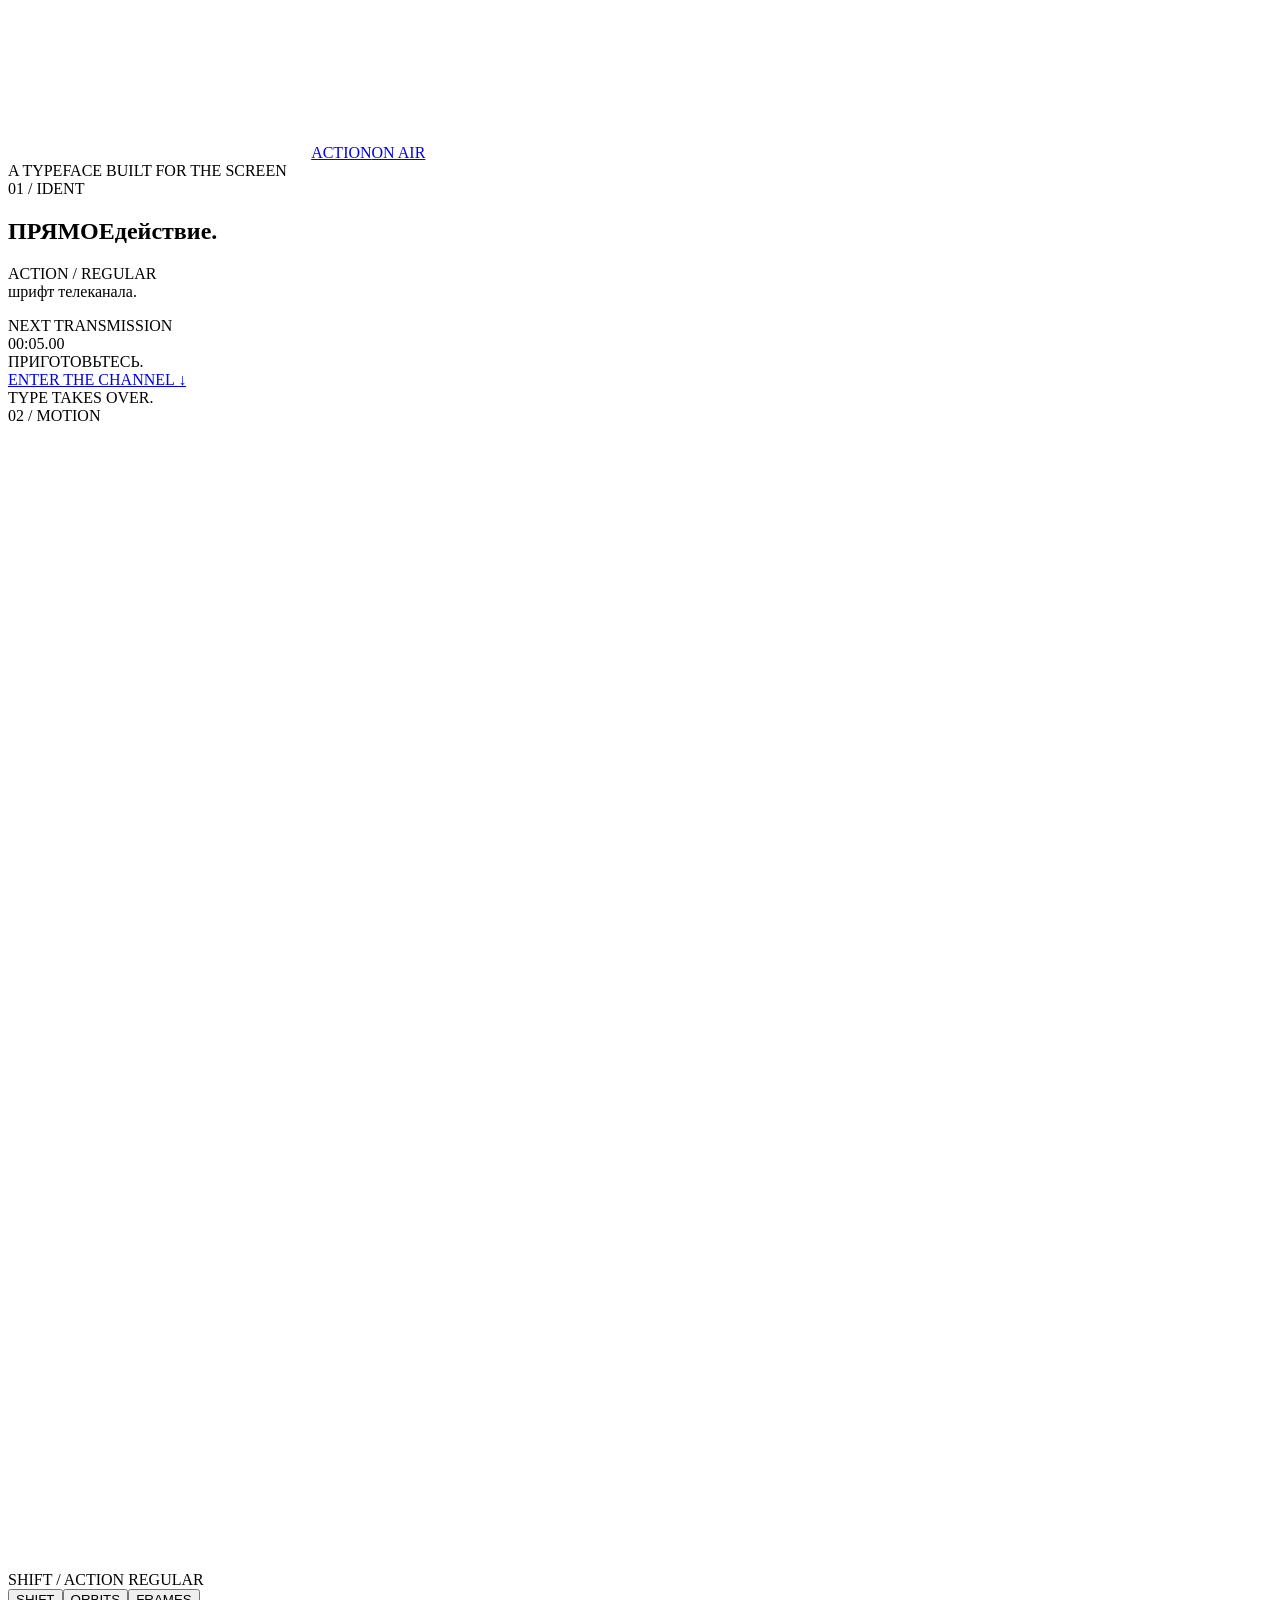
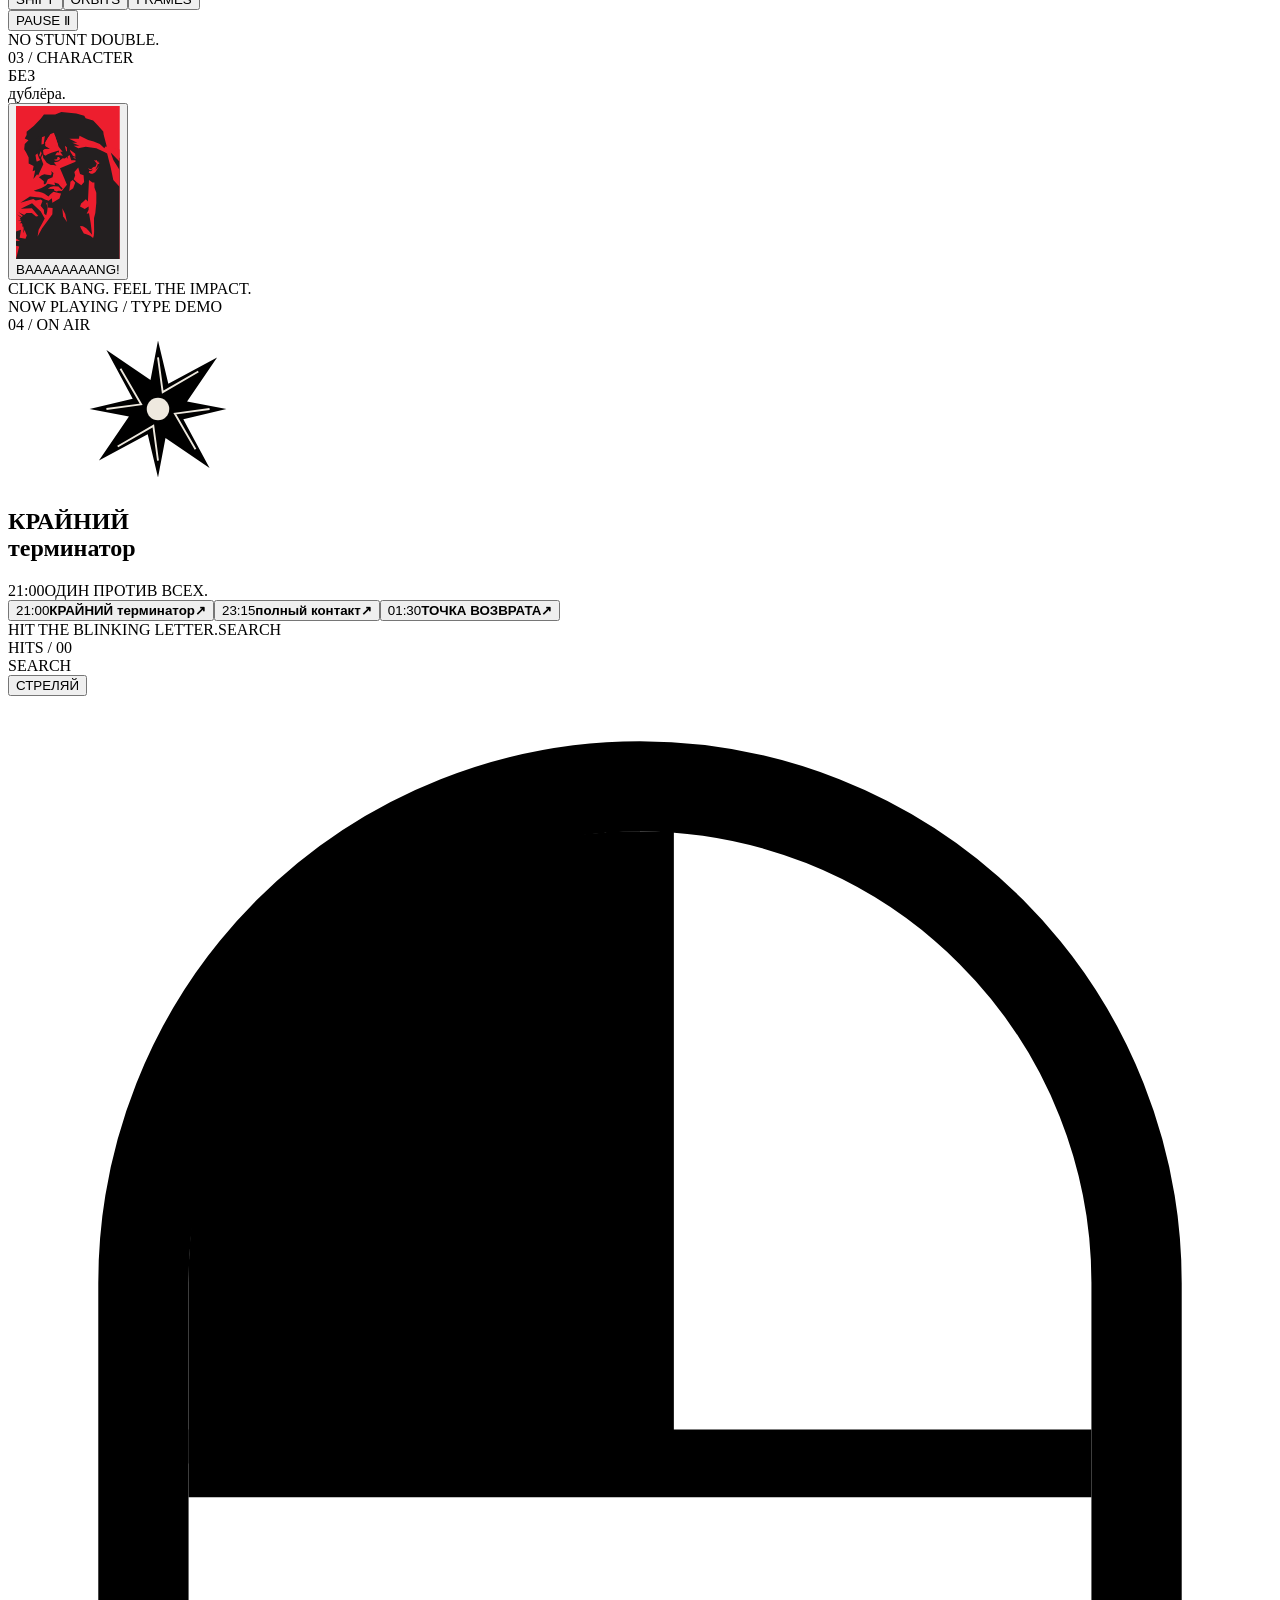
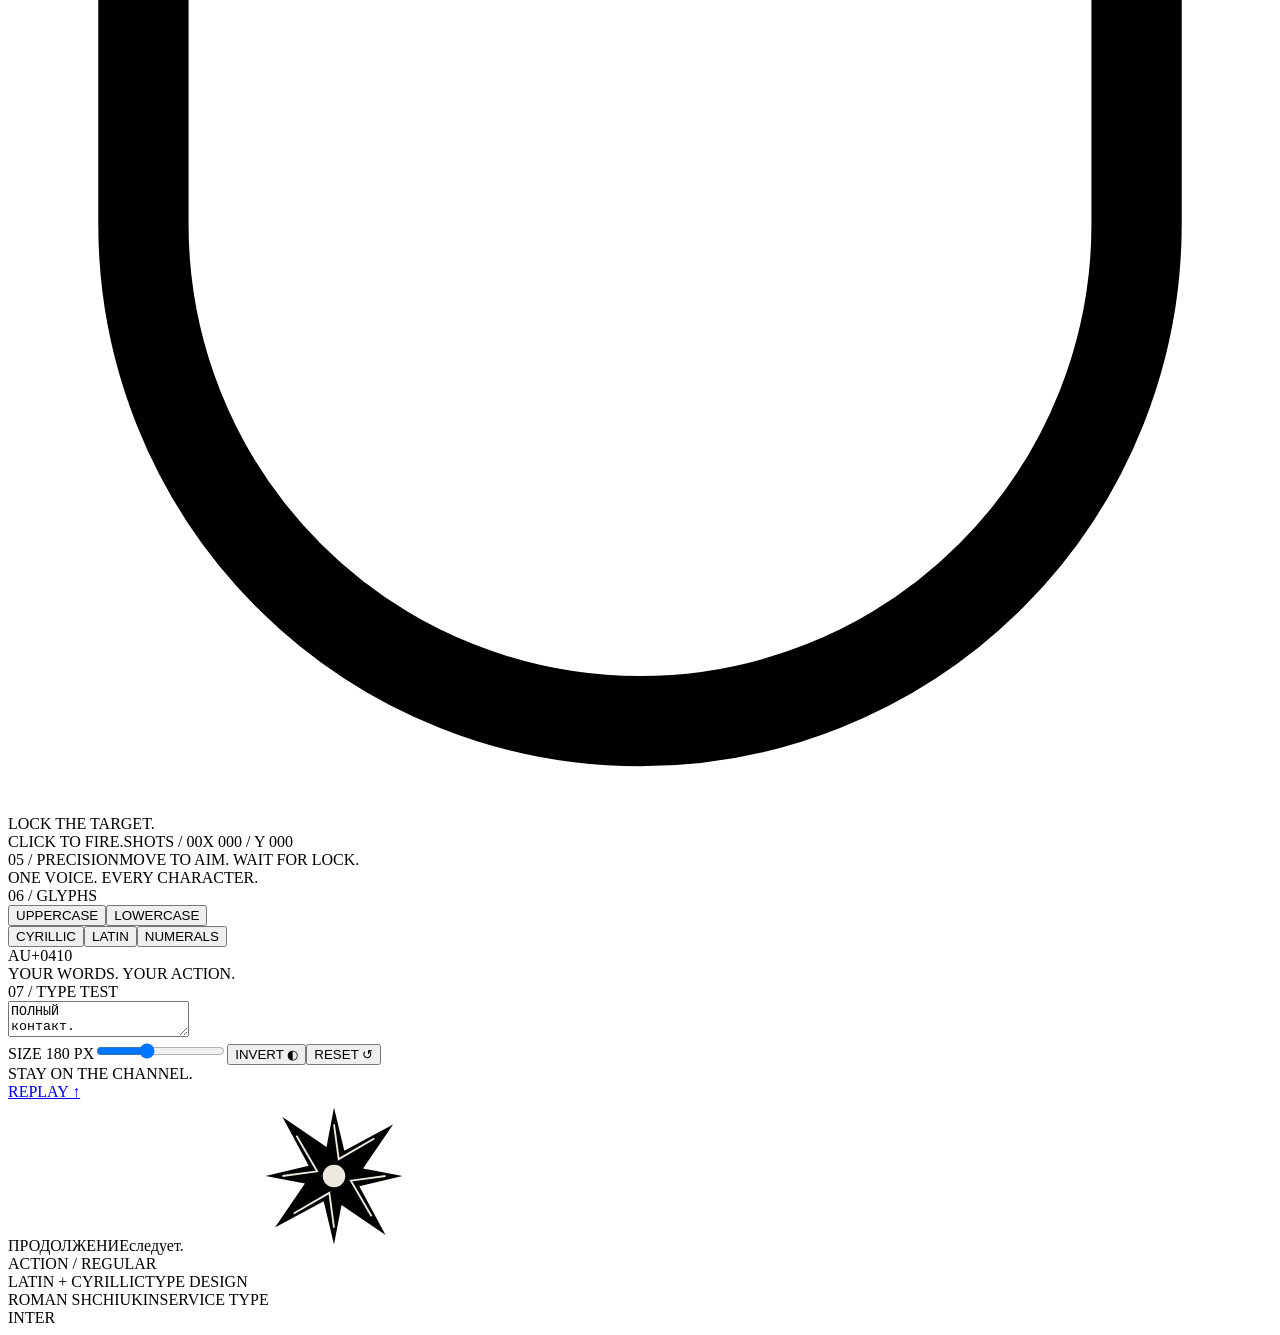
<file: action-pres.html>
<!doctype html><html lang="ru"><head><meta charset="utf-8"><title>ACTION — type for the action channel</title></head><body>
<svg class="svg-defs" xmlns="http://www.w3.org/2000/svg" aria-hidden="true"><defs>
<symbol id="star" viewBox="0 0 160 160"><path d="M80 7 91 53 143 25 111 72 153 80 107 91 135 143 88 111 80 153 69 107 17 135 49 88 7 80 53 69 25 17 72 49Z" fill="currentColor"/><circle cx="80" cy="80" r="12" fill="var(--paper,#eee9df)"/><path d="m80 25 5 37 38-22M135 80l-37 5 22 38M80 135l-5-37-38 22M25 80l37-5-22-38" fill="none" stroke="var(--paper,#eee9df)" stroke-width="2"/></symbol>
<symbol id="shell" viewBox="0 0 120 40"><path d="M5 5h100l10 5v20l-10 5H5Z" fill="#cb8b44" stroke="currentColor" stroke-width="3"/><path d="M15 5v30m81-30v30m9-27v24M25 12h57" fill="none" stroke="currentColor" stroke-width="3"/><ellipse cx="7" cy="20" rx="6" ry="15" fill="#e7ad64" stroke="currentColor" stroke-width="3"/></symbol>
<symbol id="knife" viewBox="0 0 1000 280"><path d="M35 206 609 55 684 91 655 154 243 224 35 206Z" fill="#ddd9cc" stroke="currentColor" stroke-width="5"/><path d="m35 206 594-113 55-2-29 63-412 70Z" fill="#a9a99d"/><path d="m96 194 508-129m-20 79 55-31" stroke="#f5f1e6" stroke-width="4"/><path d="m651 62 37-10 18 114-37 10Z" fill="#f5f1e6" stroke="currentColor" stroke-width="6"/><path d="m697 76 233-43 25 16 13 69-16 22-234 38Z" fill="#1a1a18" stroke="currentColor" stroke-width="5"/><path d="m729 76 13 92m25-99 13 92m25-99 13 92m25-99 13 92m25-99 13 92" stroke="#6d6c64" stroke-width="6"/><circle cx="938" cy="86" r="9" fill="#eee9df"/></symbol>
<symbol id="hole" viewBox="0 0 100 100"><path d="m50 5 8 20 16-14-3 24 24-3-18 18 20 10-26 6 7 23-21-13-9 22-10-23-22 12 8-23L3 55l23-10L12 24l24 5Z" fill="#e8e3d7"/><path d="m47 24 15 8 11 18-8 20-22 6-15-15 2-25Z" fill="#11120f"/><path d="m28 39 18-17m21 47 15 17M22 52 7 55m49-23 2-17m17 37 16 7" fill="none" stroke="#11120f" stroke-width="2"/></symbol>
<symbol id="city" viewBox="0 0 600 600"><path d="M0 0h600v600H0Z" fill="#e9e3d6"/><path d="M0 370V150h90v105h65V70h95v210h60V130h88v120h62V30h91v340Z" fill="#bcbcb0"/><path d="M0 430V260h90v110h57V190h102v190h83V240h104v135h73V200h91v400H0Z" fill="#171815"/><path d="m0 580 260-180m-100 200 147-200m220 200L335 400m265 130L360 400M0 455h600" fill="none" stroke="#eee9df" stroke-width="3"/><path d="M30 290h35m-35 25h35m100-95h53m-53 30h53m-53 30h53m130-10h55m-55 25h55m130-65h43m-43 27h43" fill="none" stroke="#eee9df" stroke-width="7"/></symbol>
<symbol id="car" viewBox="0 0 400 180"><path d="m22 102 42-9 46-60h152l66 62 46 13 10 36H14Z" fill="#f0eade" stroke="#11120f" stroke-width="7"/><path d="m123 45-31 48h82V45Zm65 0v48h114l-49-48Z" fill="#11120f"/><path d="M30 115h42m252 0h42M90 107h218" stroke="#11120f" stroke-width="7"/><circle cx="94" cy="143" r="30" fill="#11120f"/><circle cx="307" cy="143" r="30" fill="#11120f"/><circle cx="94" cy="143" r="12" fill="#eee9df"/><circle cx="307" cy="143" r="12" fill="#eee9df"/></symbol>
<symbol id="fighter" viewBox="0 0 420 500"><circle cx="220" cy="95" r="35" fill="currentColor"/><path d="m201 128 49 4 11 128-80 18-6-89Z" fill="currentColor"/><path d="m193 155-60 53-87-31m197-21 58 47 63-62" stroke="currentColor" stroke-width="31" fill="none" stroke-linecap="round"/><path d="m202 271-51 80-52 105m145-190 76 34 82-57" stroke="currentColor" stroke-width="42" fill="none" stroke-linecap="round"/><path d="m188 79 71-6 5 12-70 7Z" fill="#baff00"/><path d="m257 80 47-14-5 19-39 7" fill="#baff00"/></symbol>
</defs></svg>
<a class="channel-bug" href="#top" aria-label="ACTION — back to beginning">ACTION<span>ON AIR</span></a>
<main>
<section class="hero viewport-slide cut-identity" id="top" data-slide="1"><div class="slide-content">
<div class="identity-shutters" aria-hidden="true"><i></i><i></i><i></i></div>
<div class="scene-corner scene-top-left service">A TYPEFACE BUILT FOR THE SCREEN</div><div class="scene-corner scene-top-right service">01 / IDENT</div>
<div class="identity-word"><h1><span>ПРЯМОЕ</span><span>действие.</span></h1><span class="identity-slash" aria-hidden="true"></span></div>
<div class="identity-bottom"><p class="identity-statement" lang="ru">ACTION / REGULAR<br><span>шрифт телеканала.</span></p><div class="countdown-card"><span class="service">NEXT TRANSMISSION</span><div id="countdown" class="timer" aria-label="Animated countdown">00:05<span>.00</span></div><span id="timer-message" lang="ru">ПРИГОТОВЬТЕСЬ.</span><div class="timer-rule"><b id="timer-progress"></b></div></div></div>
<a class="scene-scroll service" href="#motion">ENTER THE CHANNEL ↓</a>
</div></section>
<section class="motion-section viewport-slide cut-motion" id="motion" data-slide="9"><div class="slide-content">
<div class="scene-corner scene-top-left service">TYPE TAKES OVER.</div><div class="scene-corner scene-top-right service">02 / MOTION</div>
<div class="kinetic-stage"><canvas id="action-kinetic" width="1600" height="1142" role="img" aria-label="Animated ACTION typeface specimen"></canvas></div>
<div class="motion-console"><span id="kinetic-mode-name" class="service">SHIFT / ACTION REGULAR</span><div class="motion-modes" role="group" aria-label="Motion style"><button data-kinetic="KT-002" aria-pressed="true">SHIFT</button><button data-kinetic="KT-007" aria-pressed="false">ORBITS</button><button data-kinetic="KT-011" aria-pressed="false">FRAMES</button></div><button id="kinetic-pause" aria-pressed="false">PAUSE Ⅱ</button></div>
</div></section>
<section class="comic-section comic-single viewport-slide cut-comic" id="story" data-slide="2"><div class="slide-content">
<div class="scene-corner scene-top-left service">NO STUNT DOUBLE.</div><div class="scene-corner scene-top-right service">03 / CHARACTER</div>
<div class="comic-claim" lang="ru">БЕЗ<br><span>дублёра.</span></div>
<div class="poster-layout"><button class="comic-panel poster-frame" aria-label="Replay comic composition"><span class="comic-window"><svg xmlns="http://www.w3.org/2000/svg" version="1.1" viewBox="0 0 1225.95 1810.23" class="comic-art">
  
  <defs>
    <clipPath id="inline-0-clippath">
      <rect width="1225.95" height="1810.23" fill="none" />
    </clipPath>
  </defs>
  <rect width="1225.95" height="1810.23" fill="#ed1e2e" />
  <g clip-path="url(#inline-0-clippath)">
    <polygon points="103.35 449.02 147.52 404.85 103.35 384.24 125.44 343.02 125.44 304.74 209.35 237.02 291.8 151.63 330.08 101.58 462.58 101.58 536.19 72.13 712.86 89.8 806.25 115.59 823.47 143.89 912.06 172.19 960.04 221.41 1031.4 300.15 1036.33 340.75 1069.77 466.25 1069.77 518.28 1225.95 614.79 1225.95 1810.23 0 1810.23 37.36 1660.8 -21.79 1648.35 -21.79 1598.54 46.7 1592.31 -21.79 1551.84 -21.79 1489.58 59.15 1461.56 43.58 1558.07 112.07 1567.41 127.64 1530.05 46.7 1327.7 124.53 1265.43 186.79 1265.43 236.6 1305.9 264.62 1299.68 186.79 1209.4 56.04 1215.62 189.9 1150.25 292.63 1246.75 339.33 1330.81 318.1 1369.58 267.73 1461.56 255.28 1542.5 308.2 1445.99 395.37 1327.7 429.61 1277.89 432.72 1206.28 373.58 1200.06 370.46 1144.02 429.61 1144.02 513.67 1094.21 541.68 1003.93 602.08 929.22 519.89 736.2 703.57 658.55 700.45 564.98 622.63 505.83 576.77 468.47 616.4 627.24 504.33 480.92 448.29 315.93 305.09 368.85 280.18 452.91 295.75 524.51 230.37 580.54 242.82 658.55 249.05 807.8 205.47 863.84 227.26 757.99 196.13 770.45 208.58 708.18 149.43 680.16 149.43 608.56 121.41 552.53 96.51 512.06 103.35 449.02" fill="#231f20" />
    <path d="M735.69,610.79l-61.19-19.95-30.59-47.89-19.95-86.46h-21.87v78.48l-51.57,6.25-28.98.41,33.26,45.23-38.58-5.99h-53.21l22.61-35.25,22.61,2.66-2.66-22.61-87.79,26.6-47.89,19.95-50.55,35.92,43.9,62.52,46.56,25.27h31.93l37.6,9.31-32.28-38.58,53.21-9.98,51.88-39.24,24.65,2.66,56.49-41.24,14.8,46.86,5.16,16.33h74.49l-57.2-36.58,65.18,5.32ZM498.82,644.33l-25.49,2.87-14.98-3.82-4.46-13.7,12.43,3.82,9.56-2.55,10.52-7.65,4.46-20.39h16.57l7.65,9.88,7.65,14.98-23.9,16.57Z" fill="#231f20" />
    <polygon points="400.19 504.26 347.9 472.71 347.9 427.89 423.43 300.89 347.9 311.68 327.15 448.64 301.41 456.48 307.22 329.94 244.14 380.58 293.94 540.78 307.22 564.85 331.21 625.06 366.16 625.06 369.48 598.88 325.49 573.15 319.33 524.18 338.77 509.24 400.19 504.26" fill="#231f20" />
    <polygon points="242.82 658.55 288.13 639.56 272.36 617.14 242.82 532.48 290.01 498.11 295.75 524.51 274.02 580.86 284.81 602.91 307.22 549.08 319.33 549.91 296.43 614.65 323 687.7 282.91 773.2 261.57 822.17 232.52 787.31 222.15 618.03 204.16 552.09 242.82 658.55" fill="#231f20" />
    <polygon points="270.95 841.69 298.72 822.17 333.79 806.44 367.07 812.85 414.06 817.12 423.43 790.42 411.93 768 442.9 791.49 432.22 841.69 376.68 865.18 367.07 886.54 356.93 913.24 342.51 926.06 328.62 926.06 328.62 888.68 270.95 841.69" fill="#231f20" />
    <polygon points="348.92 941.18 375.62 918.58 462.12 935.67 453.89 903.63 501.64 917.51 527.51 952.76 551.83 974.12 539.02 990.29 501.64 952.76 442.9 946.96 405.52 957.03 376.68 978.39 450.38 979.46 450.38 998.68 479.31 1009.36 504.84 1000.82 541.68 1003.93 563.45 1021.52 543.29 1038.2 502.71 1028.58 442.9 1012.56 406.59 1043.54 383.09 1069.17 338.24 1036.06 312.61 1026.45 270.95 1014.7 237.85 1010.43 209.01 1002.95 301.93 969.85 339.3 949.55 348.92 941.18" fill="#231f20" />
    <polygon points="682.04 471.1 750.54 471.1 664.91 433.58 724.44 433.58 629.58 386.26 743.6 386.26 750.54 352 853.01 400.94 918.29 418.89 990.38 448.26 1044.22 498.11 1055.65 477.63 1094.8 490.68 1142.12 490.68 1225.95 513.52 1225.95 658.55 1119.07 548.74 1150.28 638.8 1225.95 758.71 1225.95 957.74 1150.28 875.86 1117.65 720.23 1076.86 560.84 1044.22 542.89 949.12 498.11 823.96 480.89 735.69 498.11 682.04 471.1" fill="#ed1e2e" />
    <polygon points="384.08 494.54 498.23 462.97 457.37 342.66 383.71 367.67 347.9 427.89 347.9 472.71 384.08 494.54" fill="#ed1e2e" />
    <polygon points="112.64 1324.76 89.88 1305.47 30.16 1254.86 140.6 1309.38 112.64 1324.76" fill="#231f20" />
    <polygon points="13.39 1281.42 94.47 1348.52 18.98 1348.52 77.69 1358.31 42.74 1386.27 85.38 1386.27 70.7 1431 94.47 1410.03 85.38 1503.7 125.22 1410.03 133.61 1348.52 13.39 1281.42" fill="#231f20" />
    <polygon points="52.53 1143.02 164.37 1069.17 302.77 1082.91 341.91 1106.09 386.23 1120.65 423.43 1091.3 429.61 1144.02 423.43 1166.79 370.46 1144.02 347.9 1145.27 292.98 1105.28 232.87 1117.98 204.16 1098.29 52.53 1143.02" fill="#231f20" />
    <polygon points="290.61 1179 319.33 1103.88 347.9 1117.98 373.58 1200.06 368.7 1246.35 356.93 1289.81 333.79 1273.03 329.08 1225.5 290.61 1179" fill="#231f20" />
    <polygon points="546.49 1209.07 557.17 1301.99 602.08 1370.34 581.74 1275.29 546.49 1209.07" fill="#ed1e2e" />
    <polygon points="756.89 1188.78 769.7 1153.54 794.27 1131.11 825.24 1102.28 849.8 1127.91 862.62 875.86 903.2 903.63 926.7 903.63 926.7 964.51 949.12 1025.38 949.12 1143.93 937.38 1265.68 921.36 1327.62 923.49 1486.75 919.22 1532.67 910.68 1559.37 877.57 1532.67 831.65 1515.59 801.74 1507.04 766.5 1446.17 756.89 1418.4 789.99 1421.6 830.58 1445.1 853.01 1467.53 898.93 1521.99 882.91 1385.29 862.62 1268.88 834.85 1274.22 858.35 1226.16 858.35 1187.71 812.42 1217.62 756.89 1188.78" fill="#ed1e2e" />
    <polygon points="629.58 1004.88 675.62 972.76 700.24 908.53 670.27 875.86 643.5 894.61 629.58 1004.88" fill="#ed1e2e" />
    <polygon points="716.3 897.82 682.04 865.71 699.17 822.17 689.54 780.06 735.69 725.46 756.89 803.61 798.74 817.53 805.16 897.82 771.97 935.29 716.3 897.82" fill="#ed1e2e" />
    <polygon points="853.01 732.65 865.39 754.5 875.32 759.96 909.09 746.31 893.69 764.93 881.05 772.38 866.88 767.91 859.43 785.29 884.76 801.67 904.62 801.67 922.99 792.74 939.38 780.82 983.58 709.81 954.77 739.6 938.39 753.01 949.12 728.68 959.24 712.29 964.21 692.92 967.19 685.47 983.58 685.47 980.6 645.75 973.64 673.06 961.73 653.69 951.3 638.8 942.36 644.75 918.29 642.27 933.42 652.7 941.37 664.12 952.29 672.56 953.78 678.52 941.37 715.27 910.08 722.72 890.72 743.08 870.85 744.57 853.01 732.65" fill="#ed1e2e" />
  </g>
</svg></span><span class="poster-boom boom-top"><span class="boom-impact" aria-label="BAAAAA"><span class="bang-letter" style="--letter-order:0">B</span><span class="bang-letter" style="--letter-order:1">A</span><span class="bang-letter" style="--letter-order:2">A</span><span class="bang-letter" style="--letter-order:3">A</span><span class="bang-letter" style="--letter-order:4">A</span><span class="bang-letter" style="--letter-order:5">A</span></span></span><span class="poster-boom boom-bottom"><span class="boom-impact" aria-label="AAANG!"><span class="bang-letter" style="--letter-order:0">A</span><span class="bang-letter" style="--letter-order:1">A</span><span class="bang-letter" style="--letter-order:2">A</span><span class="bang-letter" style="--letter-order:3">N</span><span class="bang-letter" style="--letter-order:4">G</span><span class="bang-letter" style="--letter-order:5">!</span></span></span></button></div>
<span class="comic-note service">CLICK BANG. FEEL THE IMPACT.</span>
</div></section>
<section class="on-air-section viewport-slide cut-air" id="on-air" data-slide="5"><div class="slide-content">
<div class="scene-corner scene-top-left service"><i class="live-dot"></i> NOW PLAYING / TYPE DEMO</div><div class="scene-corner scene-top-right service">04 / ON AIR</div>
<div class="on-air-main"><svg class="broadcast-star" aria-hidden="true"><use href="#star"/></svg><h2 id="film-title" lang="ru">КРАЙНИЙ<br>терминатор</h2><div class="on-air-caption"><span id="film-time">21:00</span><span id="film-description" lang="ru">ОДИН ПРОТИВ ВСЕХ.</span></div></div>
<div class="schedule" aria-label="Choose a broadcast"><button class="schedule-item active" data-film="0"><span>21:00</span><strong lang="ru">КРАЙНИЙ терминатор</strong><b>↗</b></button><button class="schedule-item" data-film="1"><span>23:15</span><strong lang="ru">полный контакт</strong><b>↗</b></button><button class="schedule-item" data-film="2"><span>01:30</span><strong lang="ru">ТОЧКА ВОЗВРАТА</strong><b>↗</b></button></div>
</div></section>
<section class="target-section viewport-slide cut-target" id="target" data-slide="3"><div class="slide-content">
<div class="tracking-screen"><div class="screen-top service"><span>HIT THE BLINKING LETTER.</span><span id="lock-status">SEARCH</span></div><div class="target-tally"><span class="service" id="hit-status" role="status" aria-live="polite">HITS / 00</span><div id="hit-stars" aria-hidden="true"></div></div><div class="tracking-word" id="tracking-word" aria-label="Select a letter"></div><div class="tracking-box" id="tracking-box" aria-hidden="true"><i></i><i></i><i></i><i></i><span>SEARCH</span></div><div class="tracking-bottom"><button id="fire" type="button" lang="ru"><span class="fire-label">СТРЕЛЯЙ</span></button><span class="fire-mouse-hint" aria-label="Left mouse button to fire"><svg viewBox="0 0 28 38" aria-hidden="true"><rect x="3" y="2" width="22" height="34" rx="11" fill="none" stroke="currentColor" stroke-width="2"/><path class="mouse-left" d="M14 3C8 3 4 7 4 13v4h10Z"/><path d="M14 3v14M4 17h20" fill="none" stroke="currentColor" stroke-width="1.5"/></svg><span>LOCK THE TARGET.<br>CLICK TO FIRE.</span></span><span id="shot-status" class="shot-status service" aria-live="polite">SHOTS / 00</span><span class="service" id="target-coordinates">X 000 / Y 000</span></div><div id="bullet-layer" aria-hidden="true"></div></div>
<div class="target-legend service"><span>05 / PRECISION</span><span>MOVE TO AIM. WAIT FOR LOCK.</span></div>
<div class="glyph-inspector" hidden><span id="target-code"></span><svg id="glyph-outline" viewBox="-50 -80 600 1000"><g transform="translate(0 750) scale(1 -1)"><path id="glyph-path"/></g></svg><span id="glyph-index"></span></div>
</div></section>
<section class="inventory-section viewport-slide cut-glyphs" id="inventory" data-slide="6"><div class="slide-content">
<div class="scene-corner scene-top-left service">ONE VOICE. EVERY CHARACTER.</div><div class="scene-corner scene-top-right service">06 / GLYPHS</div>
<div class="glyph-case" role="group" aria-label="Letter case"><button data-case="upper" class="active" aria-pressed="true">UPPERCASE</button><button data-case="lower" aria-pressed="false">LOWERCASE</button></div><div class="glyph-tabs" role="group" aria-label="Character set"><button data-set="cyr" class="active">CYRILLIC</button><button data-set="lat">LATIN</button><button data-set="num">NUMERALS</button></div>
<div class="inventory-layout"><div class="specimen-large"><span id="big-glyph">А</span><span class="service" id="glyph-code">U+0410</span></div><div id="glyph-grid"></div></div>
</div></section>
<section class="tester-section viewport-slide cut-tester" id="tester" data-slide="7"><div class="slide-content">
<div class="scene-corner scene-top-left service">YOUR WORDS. YOUR ACTION.</div><div class="scene-corner scene-top-right service">07 / TYPE TEST</div>
<textarea id="test-text" lang="ru" aria-label="Your action headline" spellcheck="false">ПОЛНЫЙ
контакт.</textarea>
<div class="tester-controls"><label>SIZE <output id="size-value">180 PX</output><input id="size" type="range" min="32" max="420" value="180"></label><button id="invert">INVERT ◐</button><button id="reset">RESET ↺</button></div>
</div></section>
<section class="end-section viewport-slide cut-end" id="scene-8" data-slide="8"><div class="slide-content">
<div class="scene-corner scene-top-left service">STAY ON THE CHANNEL.</div><a href="#top" class="scene-corner scene-top-right service">REPLAY ↑</a>
<div class="end-word" lang="ru"><span>ПРОДОЛЖЕНИЕ</span><span>следует.</span><svg class="end-star" aria-hidden="true"><use href="#star"/></svg></div>
<footer class="service"><span>ACTION / REGULAR<br>LATIN + CYRILLIC</span><span>TYPE DESIGN<br>ROMAN SHCHIUKIN</span><span>SERVICE TYPE<br>INTER</span></footer>
</div></section>
</main>
</body></html>
</file>
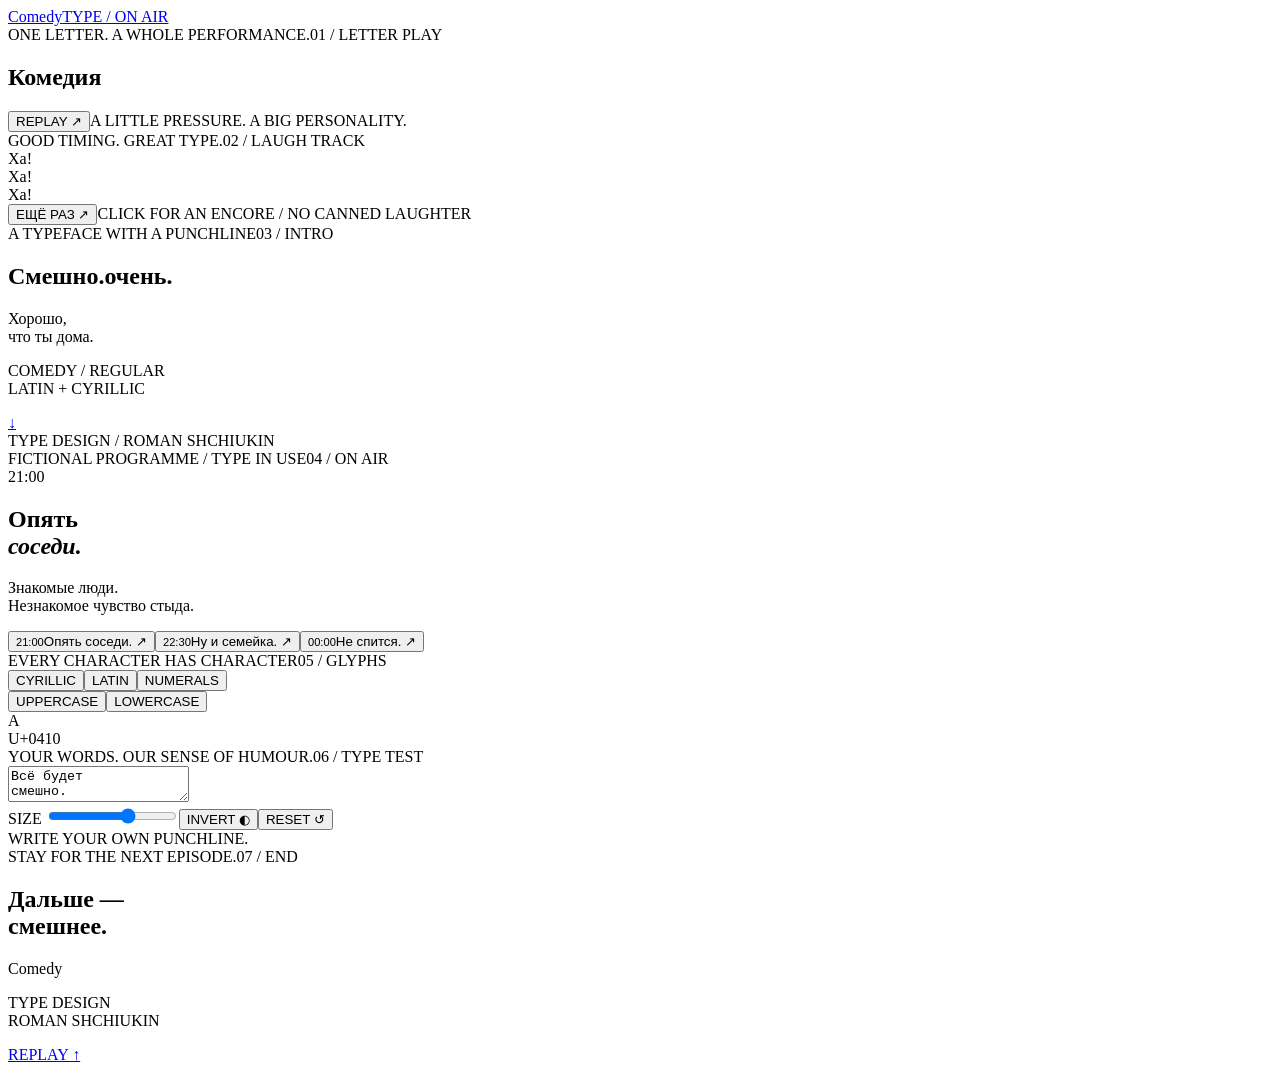
<file: comedy-pres.html>
<!doctype html><html lang="ru"><head><meta charset="utf-8"><title>COMEDY — Смешно. очень.</title></head><body>
<header><a href="#comedic" class="brand">Comedy<span>TYPE / ON AIR</span></a></header><nav id="nav" aria-label="Slides"></nav><main>
<section id="comedic" class="cream"><div class="meta"><span>ONE LETTER. A WHOLE PERFORMANCE.</span><span>01 / LETTER PLAY</span></div><div class="word-stage"><h2 id="comedic-word" aria-label="Комедия"><span aria-hidden="true" class="word-letter">К</span><span aria-hidden="true" class="word-letter">о</span><span aria-hidden="true" class="word-letter">м</span><span aria-hidden="true" class="word-letter">е</span><span aria-hidden="true" class="word-letter">д</span><span aria-hidden="true" class="word-letter">и</span><span aria-hidden="true" class="word-letter">я</span></h2></div><button id="word-replay" class="pill">REPLAY ↗</button><span class="tiny foot">A LITTLE PRESSURE. A BIG PERSONALITY.</span></section>
<section id="laugh" class="pink-bg"><div class="meta"><span>GOOD TIMING. GREAT TYPE.</span><span>02 / LAUGH TRACK</span></div><div class="laugh-block" aria-label="Ха ха ха"><div>Ха<span class="dot">!</span></div><div>Ха<span class="dot">!</span></div><div>Ха<span class="dot">!</span></div></div><button id="laugh-again" class="pill">ЕЩЁ РАЗ ↗</button><span class="tiny foot">CLICK FOR AN ENCORE / NO CANNED LAUGHTER</span></section>
<section id="start" class="cream"><div class="meta"><span>A TYPEFACE WITH A PUNCHLINE</span><span>03 / INTRO</span></div><h1><span>Смешно.</span><span class="pink">очень.</span></h1><div class="hero-bottom"><span class="tag">Хорошо,<br>что ты дома.</span><p class="service">COMEDY / REGULAR<br>LATIN + CYRILLIC</p><a href="#air" class="round" aria-label="Next slide">↓</a></div><span class="tiny foot">TYPE DESIGN / ROMAN SHCHIUKIN</span></section>
<section id="air" class="blue"><div class="meta"><span>FICTIONAL PROGRAMME / TYPE IN USE</span><span>04 / ON AIR</span></div><div class="programme"><span id="time">21:00</span><h2 id="show">Опять<br><em>соседи.</em></h2></div><div class="air-bottom"><p class="tag">Знакомые люди.<br>Незнакомое чувство стыда.</p><div class="schedule"><button data-show="0" class="active"><small>21:00</small>Опять соседи. ↗</button><button data-show="1"><small>22:30</small>Ну и семейка. ↗</button><button data-show="2"><small>00:00</small>Не спится. ↗</button></div></div></section>
<section id="glyphs" class="yellow"><div class="meta"><span>EVERY CHARACTER HAS CHARACTER</span><span>05 / GLYPHS</span></div><div class="glyph-controls"><button data-set="cyr" class="active">CYRILLIC</button><button data-set="lat">LATIN</button><button data-set="num">NUMERALS</button><div class="case-switch" role="group" aria-label="Letter case"><button data-case="upper" class="active" aria-pressed="true">UPPERCASE</button><button data-case="lower" aria-pressed="false">LOWERCASE</button></div></div><div class="glyph-layout"><div id="big" aria-live="polite">А</div><div id="grid"></div></div><span id="code" class="tiny foot">U+0410</span></section>
<section id="test" class="cream"><div class="meta"><span>YOUR WORDS. OUR SENSE OF HUMOUR.</span><span>06 / TYPE TEST</span></div><textarea id="text" aria-label="Напиши свой заголовок" spellcheck="false">Всё будет
смешно.</textarea><div class="tester"><label>SIZE <output id="value"></output><input id="size" type="range" min="20" max="300" value="200"></label><button id="invert">INVERT ◐</button><button id="reset">RESET ↺</button></div><span class="tiny foot">WRITE YOUR OWN PUNCHLINE.</span></section>
<section id="end" class="pink-bg"><div class="meta"><span>STAY FOR THE NEXT EPISODE.</span><span>07 / END</span></div><h2 class="end-title">Дальше —<br><span>смешнее.</span></h2><div class="end-bottom"><span class="brand">Comedy</span><p class="service">TYPE DESIGN<br>ROMAN SHCHIUKIN</p><a class="pill" href="#comedic">REPLAY ↑</a></div></section></main>
</body></html>
</file>
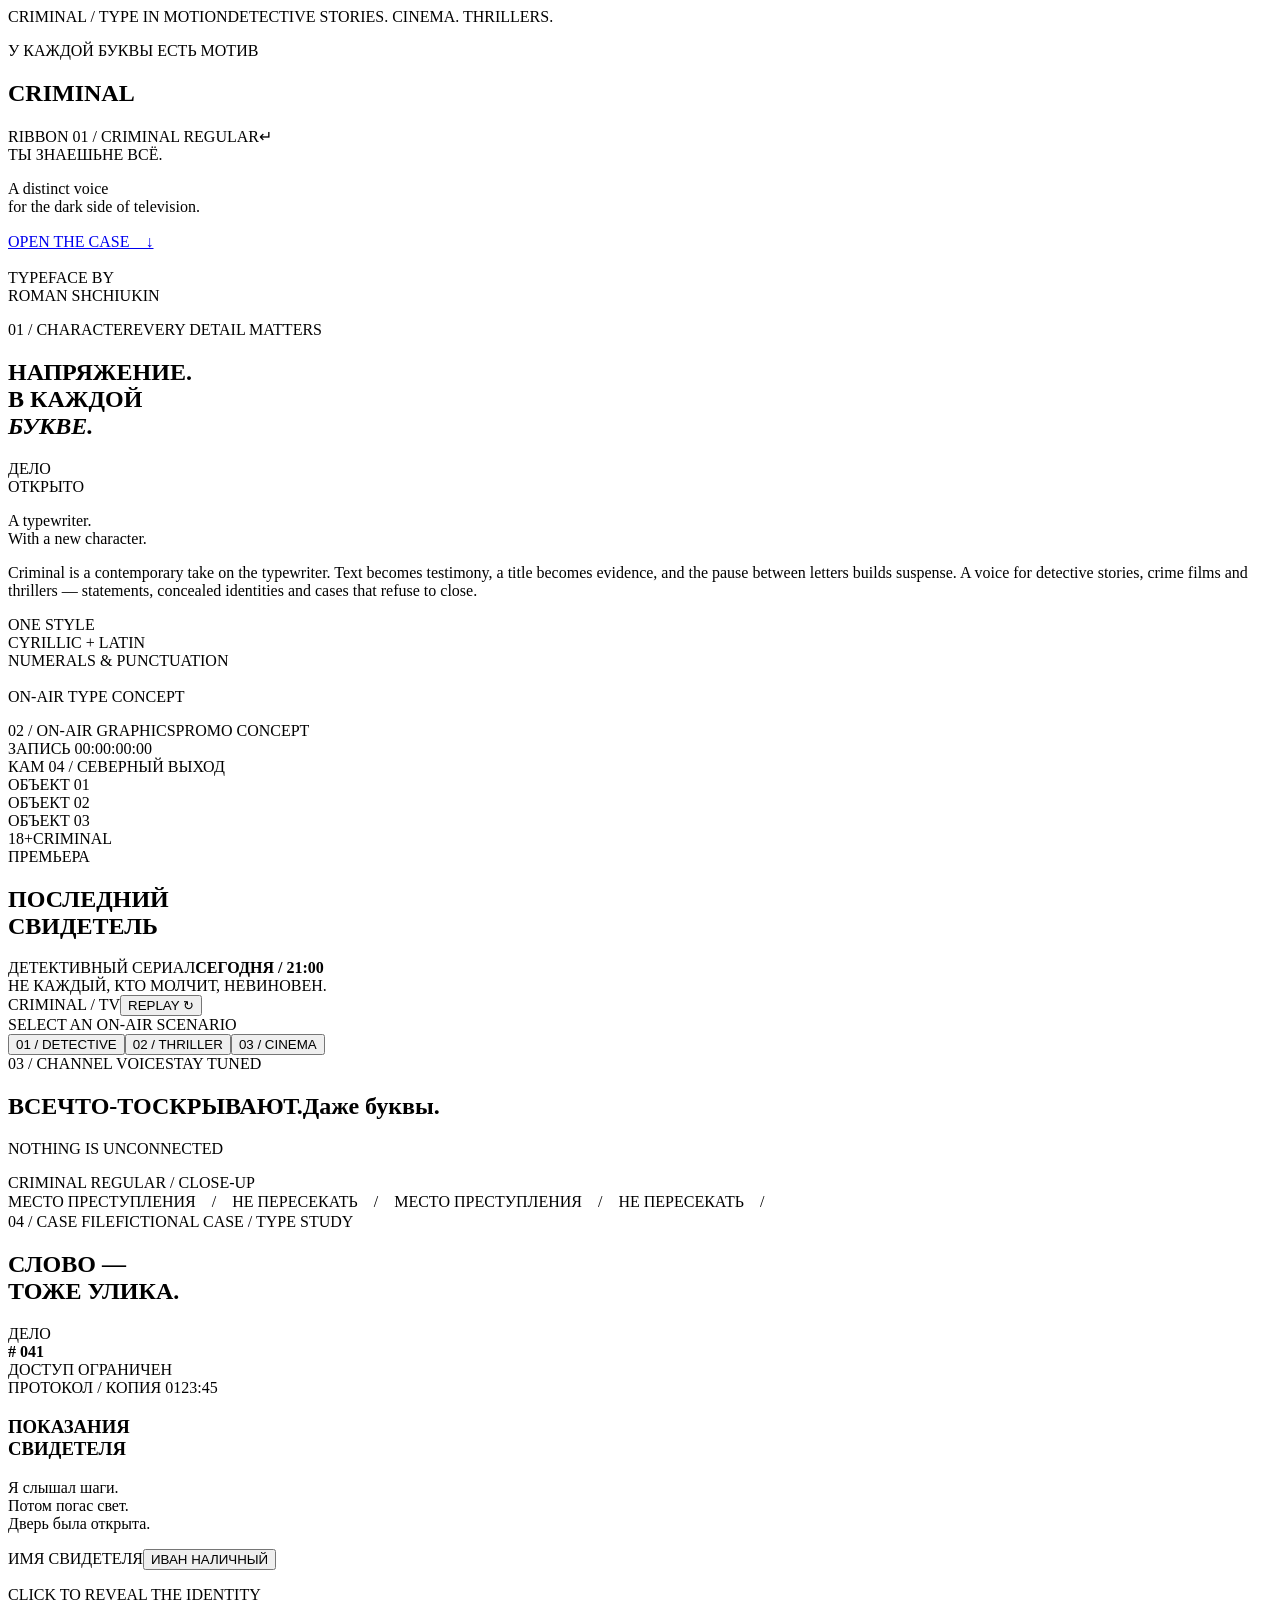
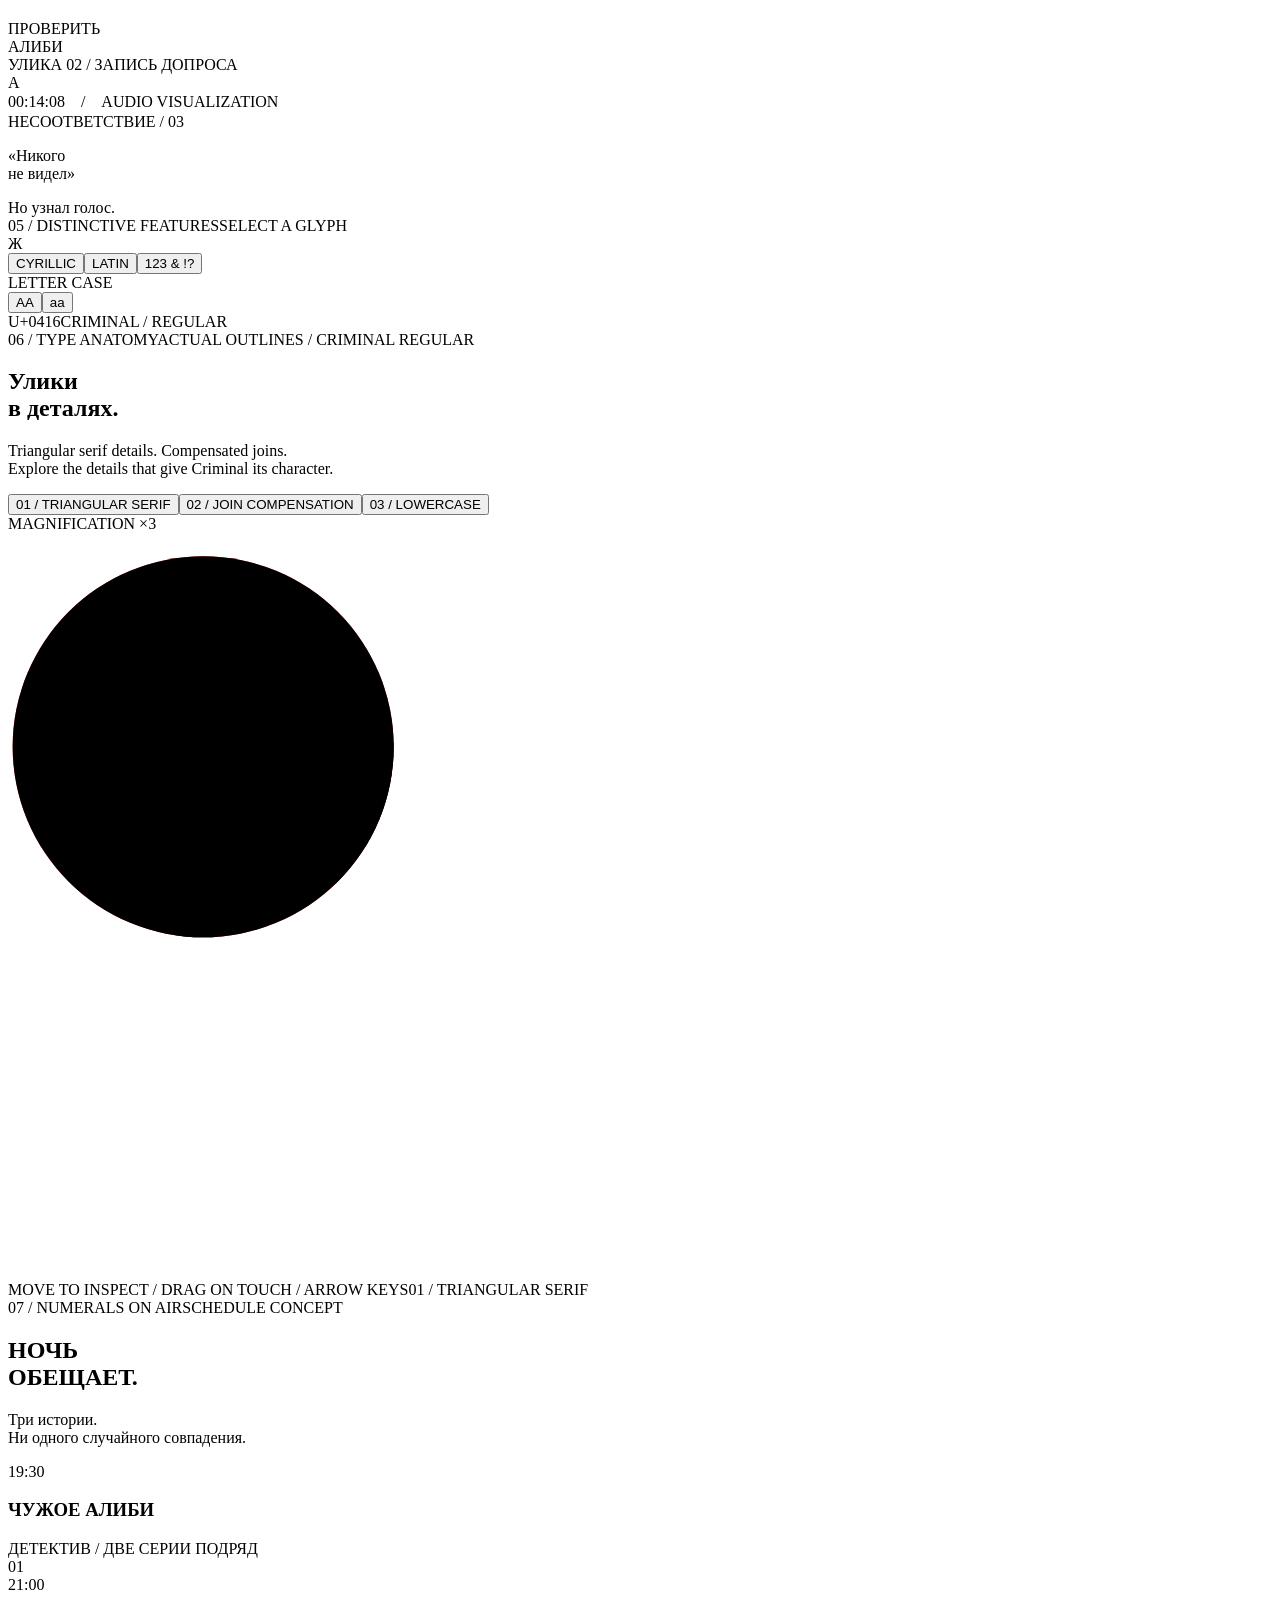
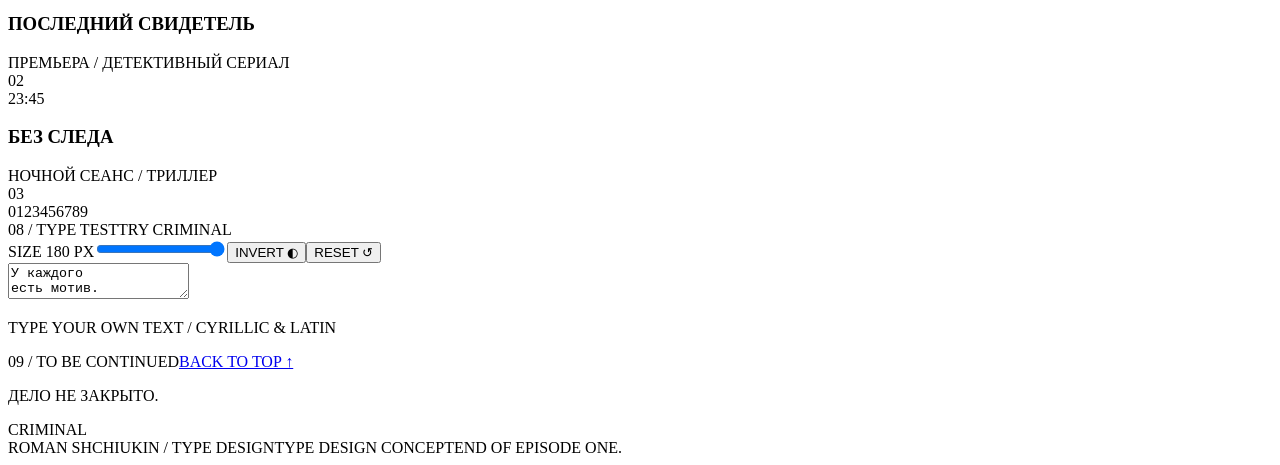
<file: criminal-pres.html>
<!doctype html><html lang="ru"><meta charset="utf-8"><meta name="viewport" content="width=device-width,initial-scale=1"><title>Criminal — у каждой буквы есть мотив</title><meta name="description" content="Типографическая концепция Criminal для телеканала детективов, криминального кино и триллеров."><body><main>
<section id="home" class="cover"><div class="label"><span>CRIMINAL / TYPE IN MOTION</span><span>DETECTIVE STORIES. CINEMA. THRILLERS.</span></div><div class="hero"><p class="micro"><i class="dot"></i> У КАЖДОЙ БУКВЫ ЕСТЬ МОТИВ</p><h1 class="typed" data-type="CRIMINAL" aria-label="Criminal">CRIMINAL</h1><div class="carriage"><span>RIBBON 01 / CRIMINAL REGULAR</span><i></i><span>↵</span></div><div class="ribbon"><span>ТЫ ЗНАЕШЬ</span><span>НЕ ВСЁ.</span></div></div><div class="bottom"><p>A distinct voice<br>for the dark side of television.</p><a class="micro" href="#concept">OPEN THE CASE　↓</a><p class="micro">TYPEFACE BY<br>ROMAN SHCHIUKIN</p></div></section>
<section class="paper" id="concept"><div class="label"><span>01 / CHARACTER</span><span>EVERY DETAIL MATTERS</span></div><h2 class="statement">НАПРЯЖЕНИЕ.<br>В КАЖДОЙ<br><em>БУКВЕ.</em></h2><div class="brief"><span class="stamp">ДЕЛО<br>ОТКРЫТО</span><div><p class="lead">A typewriter.<br>With <span class="censored redact-brief">a new character.</span></p><p>Criminal is a contemporary take on the typewriter. Text becomes testimony, a title becomes evidence, and the pause between letters builds suspense. A voice for detective stories, crime films and thrillers — statements, concealed identities and cases that refuse to close.</p></div><p class="micro">ONE STYLE<br>CYRILLIC + LATIN<br>NUMERALS & PUNCTUATION<br><br>ON-AIR TYPE CONCEPT</p></div></section>
<section id="air"><div class="label"><span>02 / ON-AIR GRAPHICS</span><span>PROMO CONCEPT</span></div><div class="tv-shell"><div class="scene"><div class="rec micro"><i class="dot"></i> ЗАПИСЬ <span id="timecode">00:00:00:00</span><br>КАМ 04 / СЕВЕРНЫЙ ВЫХОД</div><div class="tracking tracking-one"><span>ОБЪЕКТ 01</span></div><div class="tracking tracking-two"><span>ОБЪЕКТ 02</span></div><div class="tracking tracking-three"><span>ОБЪЕКТ 03</span></div><span class="age">18+</span><span class="bug">CRIMINAL</span><div class="promo"><span class="tag sticker">ПРЕМЬЕРА</span><h2 id="show" class="typed" data-type="ПОСЛЕДНИЙ|СВИДЕТЕЛЬ" aria-label="Последний свидетель">ПОСЛЕДНИЙ<br>СВИДЕТЕЛЬ</h2><div class="meta"><span id="genre">ДЕТЕКТИВНЫЙ СЕРИАЛ</span><b id="time" class="sticker">СЕГОДНЯ / 21:00</b></div></div><span class="scene-note micro">НЕ КАЖДЫЙ, КТО МОЛЧИТ, НЕВИНОВЕН.</span></div><div class="tv-chin"><span class="tv-indicator"></span><span>CRIMINAL / TV</span><i></i><button id="tv-replay" type="button" aria-label="Replay tracking sequence">REPLAY ↻</button></div></div><div class="controls"><span class="micro">SELECT AN ON-AIR SCENARIO</span><div><button class="active" data-show="0" aria-pressed="true">01 / DETECTIVE</button><button data-show="1" aria-pressed="false">02 / THRILLER</button><button data-show="2" aria-pressed="false">03 / CINEMA</button></div></div></section>
<section class="red ink-poster" id="voice"><div class="label"><span>03 / CHANNEL VOICE</span><span>STAY TUNED</span></div><h2 class="ink-composition" aria-label="Все что-то скрывают."><span class="ink-row" aria-hidden="true"><i class="ink-block wide"></i><i class="ink-block short"></i></span><span class="ink-row" aria-hidden="true"><b>ВСЕ</b><i class="ink-block"></i></span><span class="ink-row" aria-hidden="true"><i class="ink-block short"></i><b>ЧТО-ТО</b><i class="ink-block short"></i></span><span class="ink-row" aria-hidden="true"><i class="ink-block"></i><i class="ink-block short"></i></span><span class="ink-row" aria-hidden="true"><b class="long-word">СКРЫВАЮТ.</b><i class="ink-block short"></i></span><span class="ink-row" aria-hidden="true"><i class="ink-block wide"></i><span class="ink-note">Даже буквы.</span></span></h2><div class="bottom"><p class="micro">NOTHING IS UNCONNECTED</p><span class="micro">CRIMINAL REGULAR / CLOSE-UP</span></div></section>
<section class="dossier paper" id="case"><div class="police-tape" aria-label="Место преступления. Не пересекать."><span aria-hidden="true">МЕСТО ПРЕСТУПЛЕНИЯ　/　НЕ ПЕРЕСЕКАТЬ　/　МЕСТО ПРЕСТУПЛЕНИЯ　/　НЕ ПЕРЕСЕКАТЬ　/　</span></div><div class="label"><span>04 / CASE FILE</span><span>FICTIONAL CASE / TYPE STUDY</span></div><div class="case-head"><h2>СЛОВО —<br>ТОЖЕ УЛИКА.</h2><span class="case-number">ДЕЛО<br><b># 041</b><br>ДОСТУП ОГРАНИЧЕН</span></div><div class="evidence-layout"><article class="report"><div class="report-top micro"><span>ПРОТОКОЛ / КОПИЯ 01</span><span>23:45</span></div><h3>ПОКАЗАНИЯ<br>СВИДЕТЕЛЯ</h3><p class="report-line typed" data-type="Я слышал шаги.|Потом погас свет.|Дверь была открыта." aria-label="Я слышал шаги. Потом погас свет. Дверь была открыта.">Я слышал шаги.<br>Потом погас свет.<br>Дверь была открыта.</p><div class="classified"><span class="micro">ИМЯ СВИДЕТЕЛЯ</span><button class="secret" aria-expanded="false" aria-label="Reveal witness identity"><span>ИВАН НАЛИЧНЫЙ</span></button><p class="micro">CLICK TO REVEAL THE IDENTITY</p></div><div class="report-stamp">ПРОВЕРИТЬ<br>АЛИБИ</div></article><div class="evidence-side"><div class="audio-evidence"><div class="micro">УЛИКА 02 / ЗАПИСЬ ДОПРОСА</div><div class="tape"><div class="reel"></div><span>А</span><div class="reel"></div></div><div class="waveform" aria-hidden="true"><i style="--h:15%;--d:-0.0s"></i><i style="--h:52%;--d:-0.09s"></i><i style="--h:19%;--d:-0.18s"></i><i style="--h:56%;--d:-0.27s"></i><i style="--h:23%;--d:-0.36s"></i><i style="--h:60%;--d:-0.44999999999999996s"></i><i style="--h:27%;--d:-0.54s"></i><i style="--h:64%;--d:-0.63s"></i><i style="--h:31%;--d:-0.72s"></i><i style="--h:68%;--d:-0.8099999999999999s"></i><i style="--h:35%;--d:-0.8999999999999999s"></i><i style="--h:72%;--d:-0.99s"></i><i style="--h:39%;--d:-1.08s"></i><i style="--h:76%;--d:-1.17s"></i><i style="--h:43%;--d:-1.26s"></i><i style="--h:80%;--d:-1.3499999999999999s"></i><i style="--h:47%;--d:-1.44s"></i><i style="--h:84%;--d:-1.53s"></i><i style="--h:51%;--d:-1.6199999999999999s"></i><i style="--h:18%;--d:-1.71s"></i><i style="--h:55%;--d:-1.7999999999999998s"></i><i style="--h:22%;--d:-1.89s"></i><i style="--h:59%;--d:-1.98s"></i><i style="--h:26%;--d:-2.07s"></i><i style="--h:63%;--d:-2.16s"></i><i style="--h:30%;--d:-2.25s"></i><i style="--h:67%;--d:-2.34s"></i><i style="--h:34%;--d:-2.4299999999999997s"></i><i style="--h:71%;--d:-2.52s"></i><i style="--h:38%;--d:-2.61s"></i><i style="--h:75%;--d:-2.6999999999999997s"></i><i style="--h:42%;--d:-2.79s"></i><i style="--h:79%;--d:-2.88s"></i><i style="--h:46%;--d:-2.9699999999999998s"></i><i style="--h:83%;--d:-3.06s"></i><i style="--h:50%;--d:-3.15s"></i><i style="--h:17%;--d:-3.2399999999999998s"></i><i style="--h:54%;--d:-3.33s"></i><i style="--h:21%;--d:-3.42s"></i><i style="--h:58%;--d:-3.51s"></i><i style="--h:25%;--d:-3.5999999999999996s"></i><i style="--h:62%;--d:-3.69s"></i><i style="--h:29%;--d:-3.78s"></i><i style="--h:66%;--d:-3.8699999999999997s"></i></div><div class="micro">00:14:08　/　AUDIO VISUALIZATION</div></div><div class="clue"><span class="micro">НЕСООТВЕТСТВИЕ / 03</span><p>«Никого<br>не видел»</p><span class="contradiction sticker"><span>Но узнал голос.</span></span></div></div></div></section><section id="font" class="paper"><div class="label"><span>05 / DISTINCTIVE FEATURES</span><span>SELECT A GLYPH</span></div><div class="alphabet"><div id="big">Ж</div><div><div class="tabs"><button data-script="cyr" class="active" aria-pressed="true">CYRILLIC</button><button data-script="lat" aria-pressed="false">LATIN</button><button data-script="num" aria-pressed="false">123 & !?</button></div><div class="case-controls" role="group" aria-label="Letter case"><span>LETTER CASE</span><div><button data-case="upper" class="active" aria-pressed="true" aria-label="Uppercase">AA</button><button data-case="lower" aria-pressed="false" aria-label="Lowercase">aa</button></div></div><div id="grid"></div><div class="label caption"><span id="unicode">U+0416</span><span>CRIMINAL / REGULAR</span></div></div></div></section>
<section class="anatomy" id="anatomy"><div class="label"><span>06 / TYPE ANATOMY</span><span>ACTUAL OUTLINES / CRIMINAL REGULAR</span></div><div class="anatomy-heading"><h2>Улики<br>в деталях.</h2><p>Triangular serif details. Compensated joins.<br>Explore the details that give Criminal its character.</p></div><div class="anatomy-toolbar"><div><button data-detail="0" class="active" aria-pressed="true">01 / TRIANGULAR SERIF</button><button data-detail="1" aria-pressed="false">02 / JOIN COMPENSATION</button><button data-detail="2" aria-pressed="false">03 / LOWERCASE</button></div><span class="micro">MAGNIFICATION ×3</span></div><div class="anatomy-stage" tabindex="0" role="group" aria-label="Magnifier. Move your pointer, drag with touch, or use arrow keys."><svg id="anatomy-svg" viewBox="-80 -80 1360 800" role="img" aria-label="Criminal letter outlines with a movable magnifying lens"><defs><g id="anatomy-outlines"><path transform="translate(39.974160206718345 425.0) scale(0.4005167958656331 -0.4005167958656331)" d="M150 145 105 110H50V0H360V110H295L250 145V318H624V145L579 110H514V0H824V110H769L724 145V555L769 590H824V700H514V590H579L624 555V408H250V555L295 590H360V700H50V590H105L150 555Z"/><path transform="translate(428.8976377952756 425.0) scale(0.3051181102362205 -0.3051181102362205)" d="M473 555V408H343L166 700H49V590H67L142 553L244 390V336L121 140L54 110H20V0H148L344 318H473V145L428 110H343V0H703V110H618L573 145V318H701L908 0H1036V110H1002L930 142L802 339V387L909 550L989 590H1007V700H890L703 408H573V555L618 590H703V700H343V590H428Z"/><path transform="translate(786.6037735849056 419.1509433962264) scale(0.5849056603773585 -0.5849056603773585)" d="M393 213C374 142 302 97 222 97C178 97 149 119 149 155C149 191 177 213 224 213ZM398 283H242C112 283 40 231 40 139C40 49 103 -10 209 -10C270 -10 322 16 359 62H398L446 0H570V100H520L488 125V320C488 434 403 510 275 510C142 510 50 435 50 327H140C140 368 197 400 269 400C346 400 398 368 398 320Z"/></g><clipPath id="lens-clip"><circle id="lens-clip-circle" cx="130" cy="150" r="205"/></clipPath></defs><path class="anatomy-guide" d="M30 95H1170M30 425H1170"/><g clip-path="url(#lens-clip)"><rect x="-200" y="-200" width="1600" height="1100" fill="#ef341f"/><use id="zoom-outlines" href="#anatomy-outlines" fill="#111210"/></g><circle id="lens-ring" cx="130" cy="150" r="205"/><path id="lens-handle-neck"/><path id="lens-handle"/><text id="lens-label" x="130" y="275">×3 / DETAIL</text></svg></div><div class="label"><span>MOVE TO INSPECT / DRAG ON TOUCH / ARROW KEYS</span><span id="detail-caption">01 / TRIANGULAR SERIF</span></div></section><section><div class="label"><span>07 / NUMERALS ON AIR</span><span>SCHEDULE CONCEPT</span></div><div class="schedule-head"><h2>НОЧЬ<br>ОБЕЩАЕТ.</h2><p>Три истории.<br>Ни одного случайного совпадения.</p></div><div class="row"><time>19:30</time><div><h3>ЧУЖОЕ АЛИБИ</h3><span class="micro">ДЕТЕКТИВ / ДВЕ СЕРИИ ПОДРЯД</span></div><span class="micro">01</span></div><div class="row selected"><time>21:00</time><div><h3>ПОСЛЕДНИЙ СВИДЕТЕЛЬ</h3><span class="micro">ПРЕМЬЕРА / ДЕТЕКТИВНЫЙ СЕРИАЛ</span></div><span class="micro">02</span></div><div class="row"><time>23:45</time><div><h3>БЕЗ СЛЕДА</h3><span class="micro">НОЧНОЙ СЕАНС / ТРИЛЛЕР</span></div><span class="micro">03</span></div><div class="digits">0123456789</div></section>
<section class="paper tester"><div class="label"><span>08 / TYPE TEST</span><span>TRY CRIMINAL</span></div><div class="test-controls"><label for="size">SIZE <output id="value">180 PX</output></label><input id="size" type="range" min="32" max="180" value="180"><button id="invert" aria-pressed="false">INVERT ◐</button><button id="reset">RESET ↺</button></div><textarea id="text" spellcheck="false" aria-label="Your text in Criminal">У каждого
есть мотив.</textarea><p class="micro">TYPE YOUR OWN TEXT / CYRILLIC & LATIN</p></section>
<section class="red end"><div class="label"><span>09 / TO BE CONTINUED</span><a href="#home">BACK TO TOP ↑</a></div><p>ДЕЛО <span class="censored redact-end">НЕ ЗАКРЫТО.</span></p><div class="end-word typed" data-type="CRIMINAL" aria-label="Criminal">CRIMINAL</div><footer><span>ROMAN SHCHIUKIN / TYPE DESIGN</span><span>TYPE DESIGN CONCEPT</span><span>END OF EPISODE ONE.</span></footer></section></main></body></html>
</file>
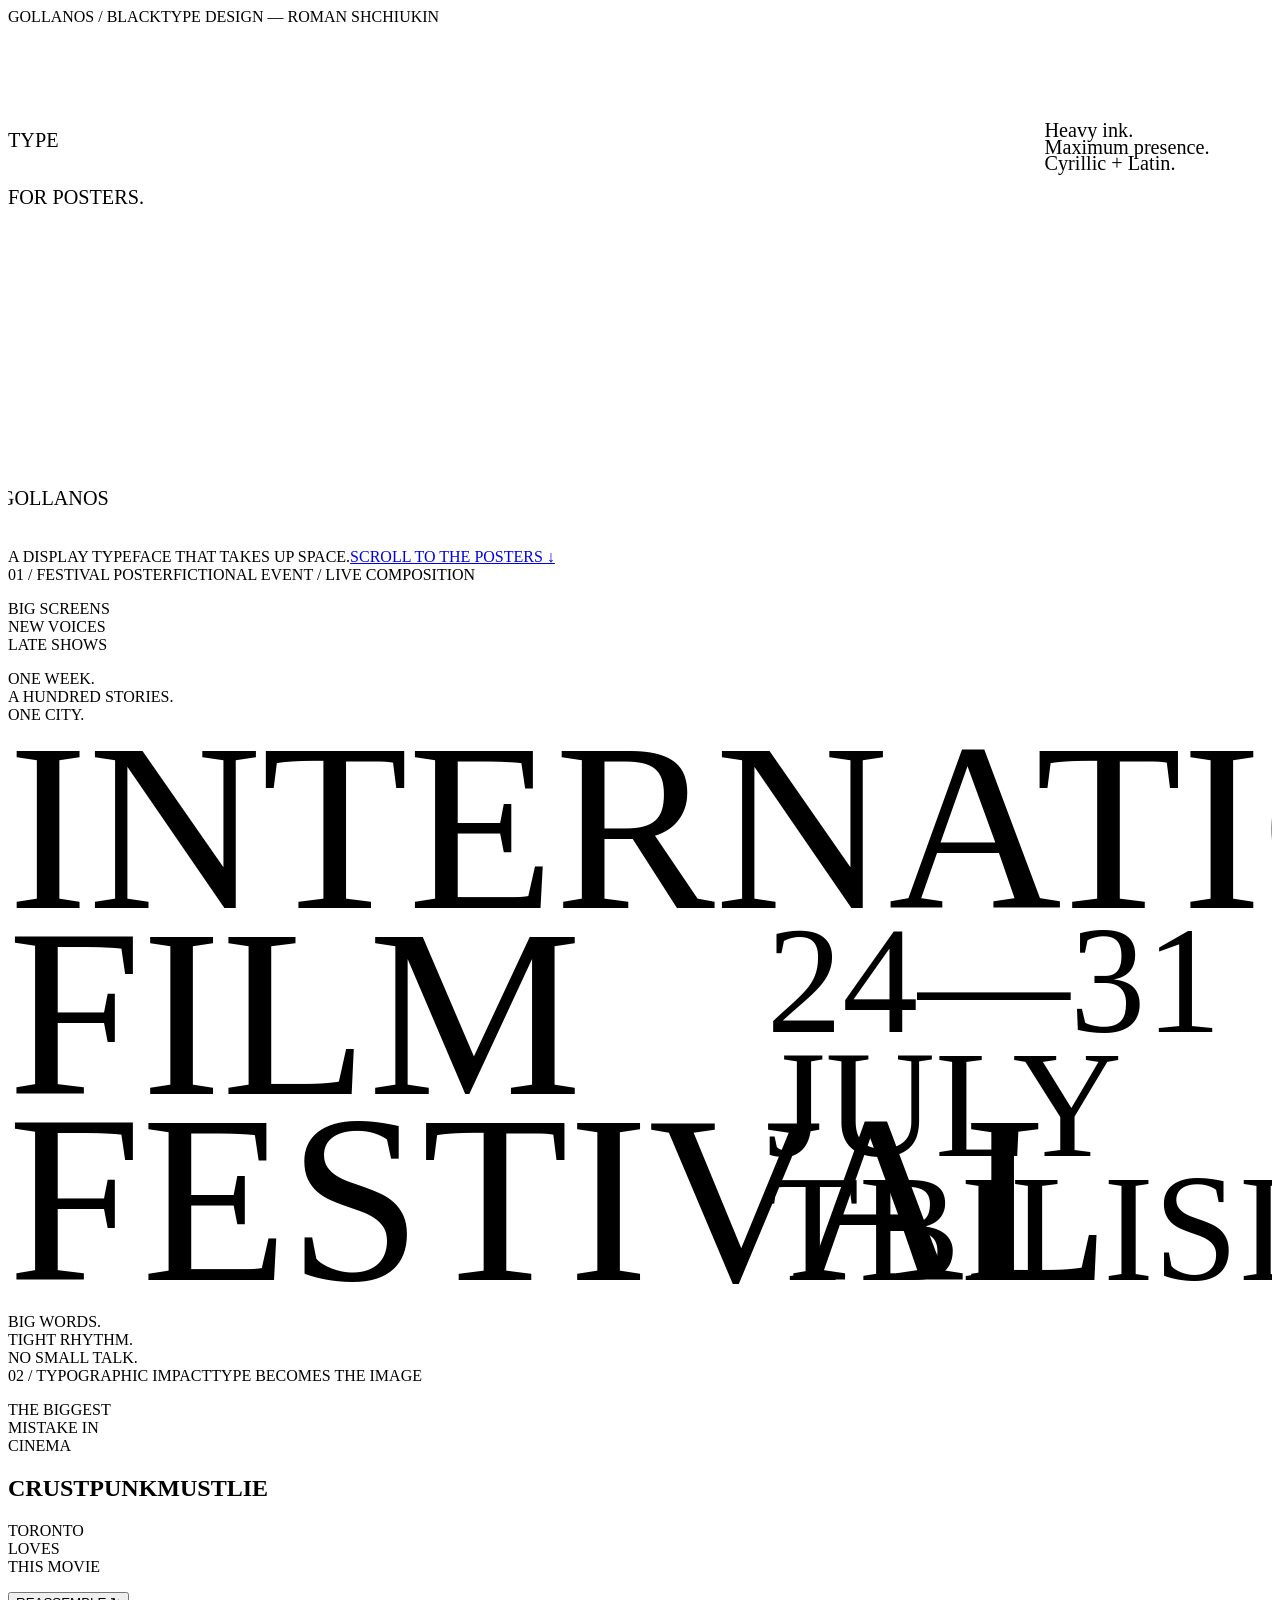
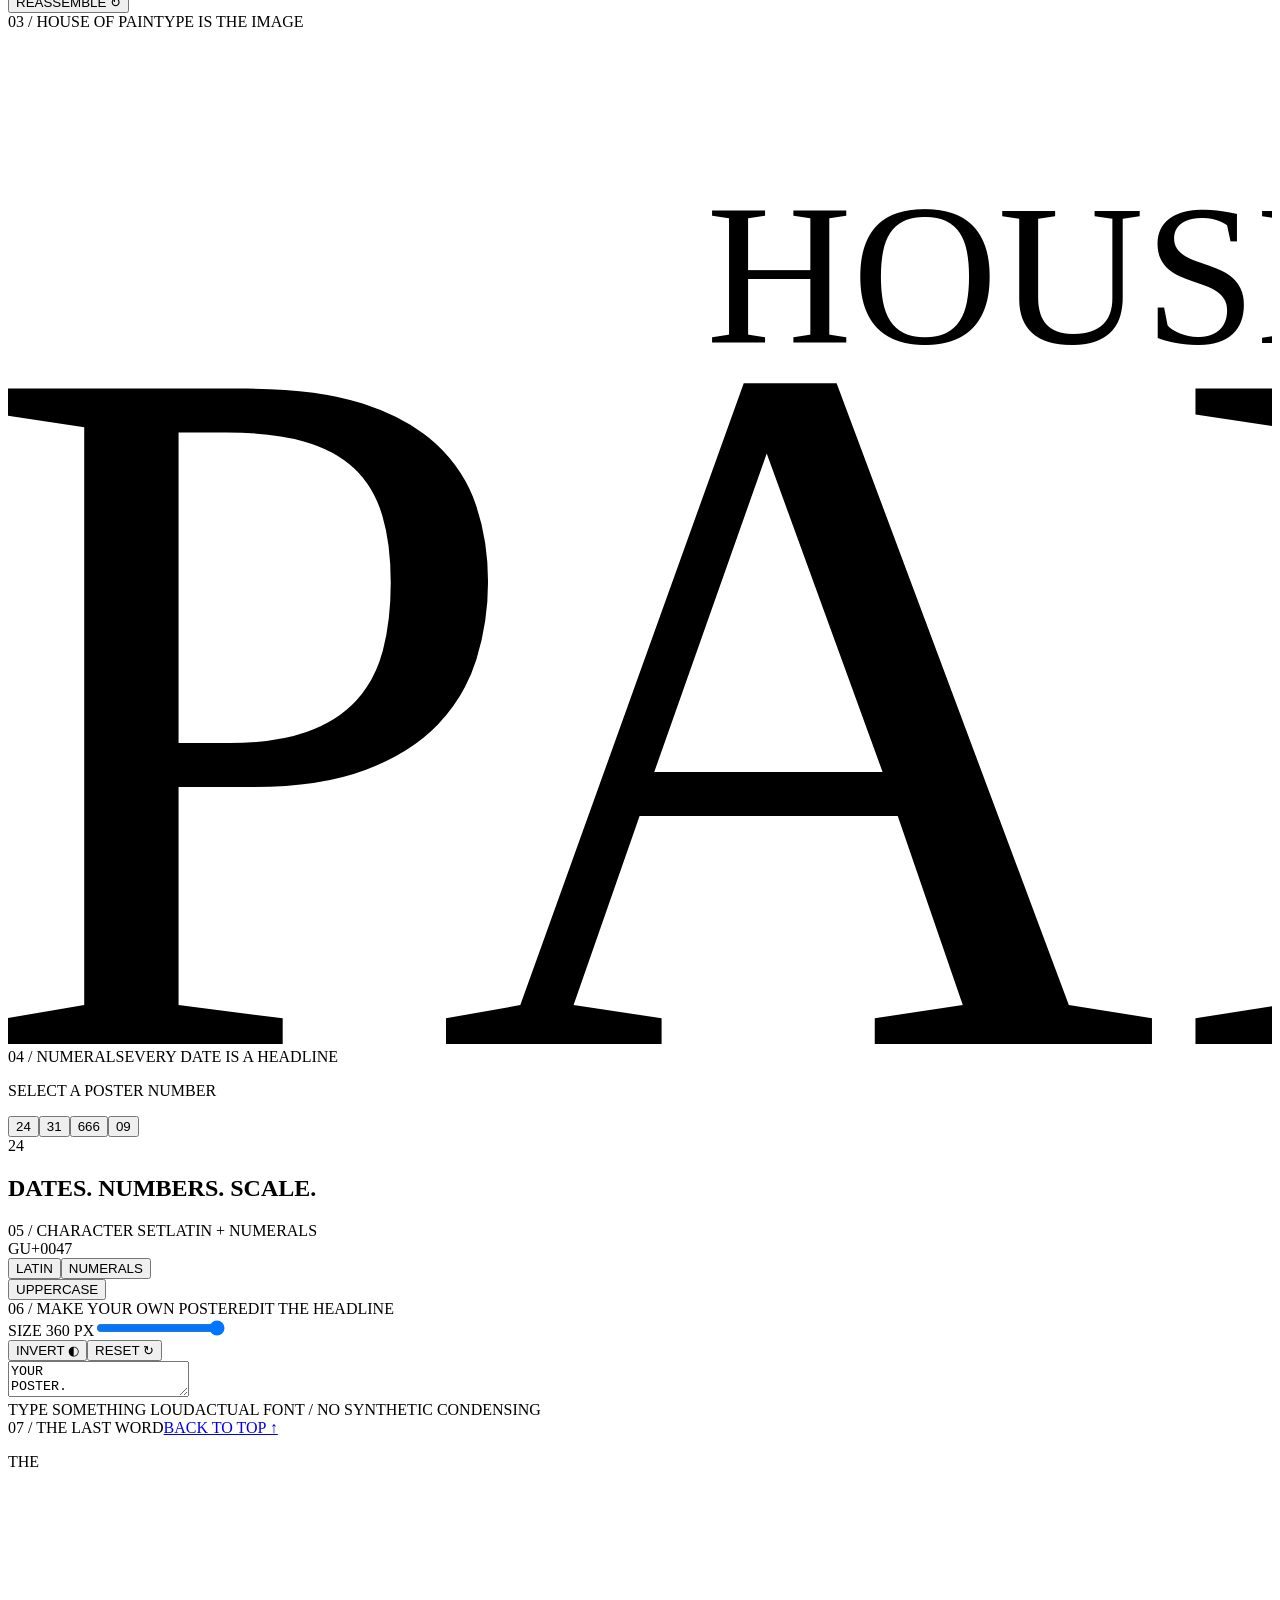
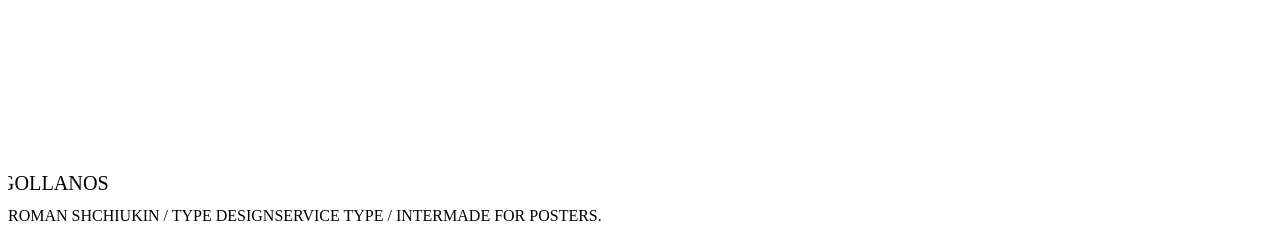
<file: gollanos-pres.html>
<!doctype html><html lang="en"><head><meta charset="utf-8"><meta name="viewport" content="width=device-width,initial-scale=1"><title>Gollanos — Type for posters</title><meta name="description" content="Gollanos. A condensed black display typeface by Roman Shchiukin."></head><body><main>
<section class="cover" id="top"><div class="service"><span>GOLLANOS / BLACK</span><span>TYPE DESIGN — ROMAN SHCHIUKIN</span></div><div class="cover-lockup"><svg viewBox="0 0 1000 410" role="img" aria-label="Type for posters. Gollanos"><defs><clipPath id="cover-caption-mask"><rect x="-10" y="45" width="1020" height="100"/></clipPath><clipPath id="cover-word-mask"><rect x="-10" y="150" width="1020" height="245"/></clipPath></defs><g clip-path="url(#cover-caption-mask)"><g class="cover-small-title masked-caption"><text x="0" y="96">TYPE</text><text x="0" y="141">FOR POSTERS.</text></g></g><g class="cover-service-copy"><text x="820" y="88">Heavy ink.</text><text x="820" y="101">Maximum presence.</text><text x="820" y="114">Cyrillic + Latin.</text></g><g clip-path="url(#cover-word-mask)"><text class="cover-main-word masked-word" x="-6.468" y="379">GOLLANOS</text></g></svg></div><div class="service"><span>A DISPLAY TYPEFACE THAT TAKES UP SPACE.</span><a href="#posters">SCROLL TO THE POSTERS ↓</a></div></section>
<section class="festival" id="posters"><div class="service"><span>01 / FESTIVAL POSTER</span><span>FICTIONAL EVENT / LIVE COMPOSITION</span></div><div class="festival-top"><p>BIG SCREENS<br>NEW VOICES<br>LATE SHOWS</p><p>ONE WEEK.<br>A HUNDRED STORIES.<br>ONE CITY.</p></div><div class="festival-layout"><svg viewBox="0 0 1000 450" role="img" aria-label="International Film Festival. 24 to 31 July, Tbilisi"><g class="festival-wide-line"><text x="0" y="133" font-size="190">INTERNATIONAL</text></g><g class="festival-left-lines"><text x="0" y="280" font-size="190">FILM</text><text x="0" y="427" font-size="190">FESTIVAL</text></g><g class="festival-right-lines"><text x="600" y="231" font-size="120">24—31</text><text x="600" y="329" font-size="120">JULY</text><text x="600" y="427" font-size="120">TBILISI</text></g></svg></div><div class="festival-bottom"><span class="small">BIG WORDS.<br>TIGHT RHYTHM.<br>NO SMALL TALK.</span></div></section>
<section class="black"><div class="service"><span>02 / TYPOGRAPHIC IMPACT</span><span>TYPE BECOMES THE IMAGE</span></div><div class="impact"><p class="small">THE BIGGEST<br>MISTAKE IN<br>CINEMA</p><h2><span class="slab slab-one">CRUST</span><span class="slab slab-two">PUNK</span><span class="slab slab-three">MUST</span><span class="slab slab-four">LIE</span></h2><p class="impact-side">TORONTO<br>LOVES<br>THIS MOVIE</p><button id="reassemble">REASSEMBLE ↻</button></div></section>
<section class="crop pain-poster"><div class="service"><span>03 / HOUSE OF PAIN</span><span>TYPE IS THE IMAGE</span></div><svg class="pain-art" viewBox="0 720 1376 1103" role="img" aria-label="House of Pain"><text class="house-title" x="760" y="1060" font-size="220">HOUSE OF</text><text class="pain-title" x="-40" y="1823" font-size="1090">PAIN</text></svg></section><section class="numbers black"><div class="service"><span>04 / NUMERALS</span><span>EVERY DATE IS A HEADLINE</span></div><div class="number-top-controls"><div><p class="small">SELECT A POSTER NUMBER</p><div class="number-buttons"><button data-number="24" class="active">24</button><button data-number="31">31</button><button data-number="666">666</button><button data-number="09">09</button></div></div></div><div class="number-window"><div class="number-mask"><span id="number">24</span></div></div><div class="number-footer"><h2>DATES. NUMBERS. SCALE.</h2></div></section>
<section class="archive"><div class="service"><span>05 / CHARACTER SET</span><span>LATIN + NUMERALS</span></div><div class="archive-layout"><div class="specimen"><span id="big-glyph">G</span><span class="small" id="code">U+0047</span></div><div><div class="tabs"><button data-set="lat" class="active">LATIN</button><button data-set="num">NUMERALS</button></div><div class="tabs case"><button data-case="upper" class="active">UPPERCASE</button></div><div id="glyph-grid"></div></div></div></section>
<section class="type-test black"><div class="service"><span>06 / MAKE YOUR OWN POSTER</span><span>EDIT THE HEADLINE</span></div><div class="test-tools"><label>SIZE <output id="size-value">360 PX</output><input type="range" id="size" min="30" max="360" value="360"></label><div><button id="colour">INVERT ◐</button><button id="reset">RESET ↻</button></div></div><textarea id="text" spellcheck="false" aria-label="Your poster headline">YOUR
POSTER.</textarea><div class="service"><span>TYPE SOMETHING LOUD</span><span>ACTUAL FONT / NO SYNTHETIC CONDENSING</span></div></section>
<section class="end"><div class="service"><span>07 / THE LAST WORD</span><a href="#top">BACK TO TOP ↑</a></div><p class="end-small">THE</p><div class="end-title"><svg viewBox="0 0 1000 250" role="img" aria-label="Gollanos"><defs><clipPath id="end-word-mask"><rect x="-10" y="0" width="1020" height="250"/></clipPath></defs><g clip-path="url(#end-word-mask)"><text class="end-masked-word" x="-6.468" y="240">GOLLANOS</text></g></svg></div><footer class="service"><span>ROMAN SHCHIUKIN / TYPE DESIGN</span><span>SERVICE TYPE / INTER</span><span>MADE FOR POSTERS.</span></footer></section>
</main></body></html>
</file>
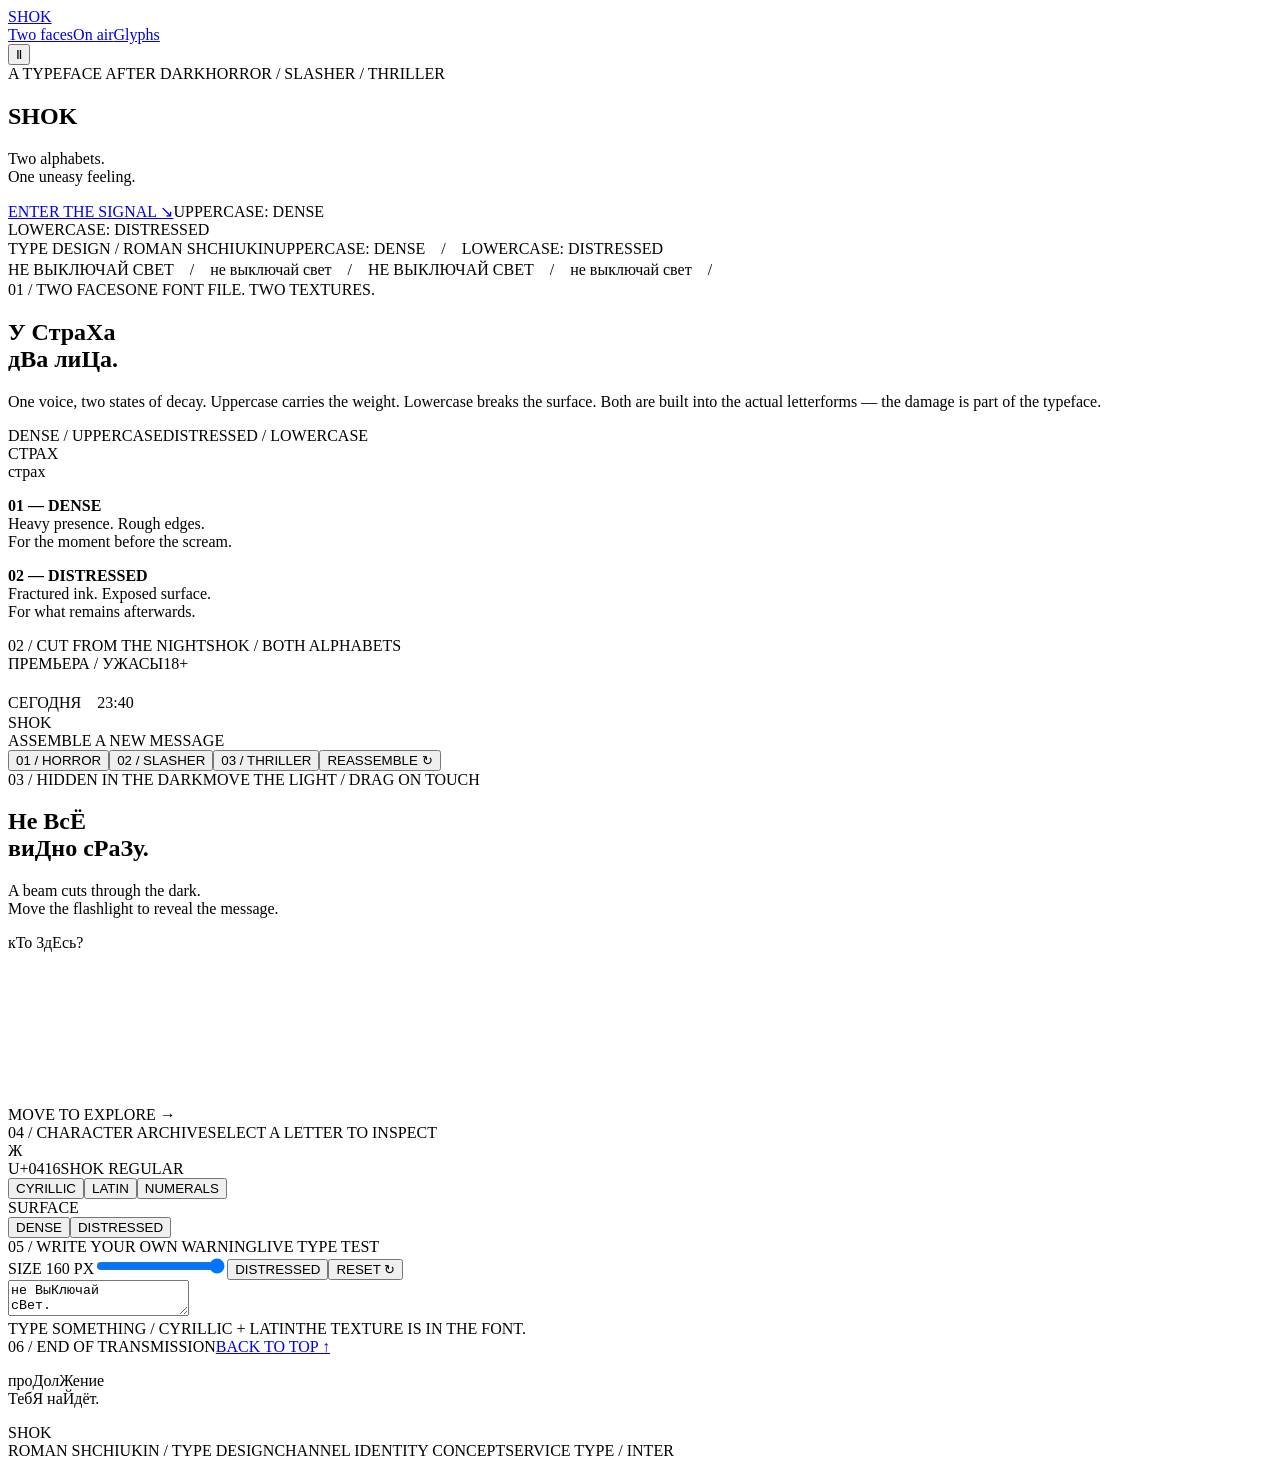
<file: shok-pres.html>
<!doctype html><html lang="en"><head><meta charset="utf-8"><meta name="viewport" content="width=device-width,initial-scale=1"><meta name="description" content="SHOK. A horror-channel typeface. Two alphabets. One uneasy feeling."><title>SHOK — A typeface after dark</title></head><body><header><a class="logo" href="#top">SHOK</a><nav><a href="#duality">Two faces</a><a href="#broadcast">On air</a><a href="#glyphs">Glyphs</a></nav><button id="pause" aria-label="Pause motion" aria-pressed="false">Ⅱ</button></header><main>
<section id="top" class="shok-cover red grain"><div class="label"><span>A TYPEFACE AFTER DARK</span><span>HORROR / SLASHER / THRILLER</span></div><div class="cover-word"><h1>SHOK</h1></div><div class="cover-details"><p>Two alphabets.<br>One uneasy feeling.</p><a href="#duality">ENTER THE SIGNAL ↘</a><span>UPPERCASE: DENSE<br>LOWERCASE: DISTRESSED</span></div><div class="label cover-credit"><span>TYPE DESIGN / ROMAN SHCHIUKIN</span><span>UPPERCASE: DENSE　/　LOWERCASE: DISTRESSED</span></div></section>
<div class="ticker" aria-hidden="true"><div>НЕ ВЫКЛЮЧАЙ СВЕТ　/　не выключай свет　/　НЕ ВЫКЛЮЧАЙ СВЕТ　/　не выключай свет　/　</div></div>
<section class="paper grain duality" id="duality"><div class="label"><span>01 / TWO FACES</span><span>ONE FONT FILE. TWO TEXTURES.</span></div><div class="intro"><h2>У СтраХа<br><span>дВа лиЦа.</span></h2><p>One voice, two states of decay. Uppercase carries the weight. Lowercase breaks the surface. Both are built into the actual letterforms — the damage is part of the typeface.</p></div><div class="compare" id="compare"><div class="compare-title"><span>DENSE / UPPERCASE</span><span>DISTRESSED / LOWERCASE</span></div><div class="compare-art"><div class="solid">СТРАХ</div><div class="worn">страх</div><span class="divider" role="slider" tabindex="0" aria-label="Compare dense and distressed letterforms" aria-valuemin="0" aria-valuemax="100" aria-valuenow="50" aria-valuetext="50 percent dense" aria-orientation="horizontal"></span></div></div><div class="two-notes"><p><b>01 — DENSE</b><br>Heavy presence. Rough edges.<br>For the moment before the scream.</p><p><b>02 — DISTRESSED</b><br>Fractured ink. Exposed surface.<br>For what remains afterwards.</p></div></section>
<section class="broadcast cutout-section" id="broadcast"><div class="label"><span>02 / CUT FROM THE NIGHT</span><span>SHOK / BOTH ALPHABETS</span></div><div class="ransom-board grain"><div class="clipping-meta"><span id="film-type">ПРЕМЬЕРА / УЖАСЫ</span><span>18+</span></div><h2 id="film-title" class="ransom-title" aria-label="Кто-то в доме"></h2><div class="clipping-footer"><div class="hanging-sign"><span id="film-time">СЕГОДНЯ　23:40</span></div><span class="ransom-logo">SHOK</span></div></div><div class="channel-switch"><span>ASSEMBLE A NEW MESSAGE</span><div><button data-film="0" class="active" aria-pressed="true">01 / HORROR</button><button data-film="1" aria-pressed="false">02 / SLASHER</button><button data-film="2" aria-pressed="false">03 / THRILLER</button><button id="replay">REASSEMBLE ↻</button></div></div></section>
<section class="search-section" id="search"><div class="label"><span>03 / HIDDEN IN THE DARK</span><span>MOVE THE LIGHT / DRAG ON TOUCH</span></div><div class="search-heading"><h2>Не ВсЁ<br>виДно сРаЗу.</h2><p>A beam cuts through the dark.<br>Move the flashlight to reveal the message.</p></div><div class="flashlight" tabindex="0" role="group" aria-label="Move the light with pointer or arrow keys"><div class="hidden-type" aria-hidden="true">кТо ЗдЕсь?</div><svg class="beam" aria-hidden="true" preserveAspectRatio="none"><defs><linearGradient id="beam-fill"><stop stop-color="#f4edb6" stop-opacity=".02"/><stop offset=".55" stop-color="#f4edb6" stop-opacity=".12"/><stop offset="1" stop-color="#f4edb6" stop-opacity="0"/></linearGradient></defs><polygon fill="url(#beam-fill)"/></svg><div class="light-ring" aria-hidden="true"></div><div class="torch" aria-hidden="true"><span></span></div><span class="search-note">MOVE TO EXPLORE →</span></div></section>
<section class="paper glyphs grain" id="glyphs"><div class="label"><span>04 / CHARACTER ARCHIVE</span><span>SELECT A LETTER TO INSPECT</span></div><div class="archive"><div class="specimen"><span id="large-glyph">Ж</span><div class="label"><span id="glyph-code">U+0416</span><span>SHOK REGULAR</span></div></div><div class="archive-right"><div class="tabs"><button class="active" data-script="cyr" aria-pressed="true">CYRILLIC</button><button data-script="lat" aria-pressed="false">LATIN</button><button data-script="num" aria-pressed="false">NUMERALS</button></div><div class="case-tabs"><span>SURFACE</span><div><button class="active" data-case="dense" aria-pressed="true">DENSE</button><button data-case="worn" aria-pressed="false">DISTRESSED</button></div></div><div id="glyph-grid"></div></div></div></section>
<section class="test-section red grain"><div class="label"><span>05 / WRITE YOUR OWN WARNING</span><span>LIVE TYPE TEST</span></div><div class="test-controls"><label for="size">SIZE <output id="size-value">160 PX</output></label><input id="size" min="32" max="160" value="160" type="range"><button id="texture" aria-pressed="true">DISTRESSED</button><button id="reset">RESET ↻</button></div><textarea id="type-text" spellcheck="false" aria-label="Write your own text in Shok">не ВыКлючай
сВет.</textarea><div class="label"><span>TYPE SOMETHING / CYRILLIC + LATIN</span><span>THE TEXTURE IS IN THE FONT.</span></div></section>
<section class="ending grain"><div class="label"><span>06 / END OF TRANSMISSION</span><a href="#top">BACK TO TOP ↑</a></div><p>проДолЖение<br>ТебЯ наЙдёт.</p><div class="end-logo">SHOK</div><footer><span>ROMAN SHCHIUKIN / TYPE DESIGN</span><span>CHANNEL IDENTITY CONCEPT</span><span>SERVICE TYPE / INTER</span></footer></section></main></body></html>
</file>
